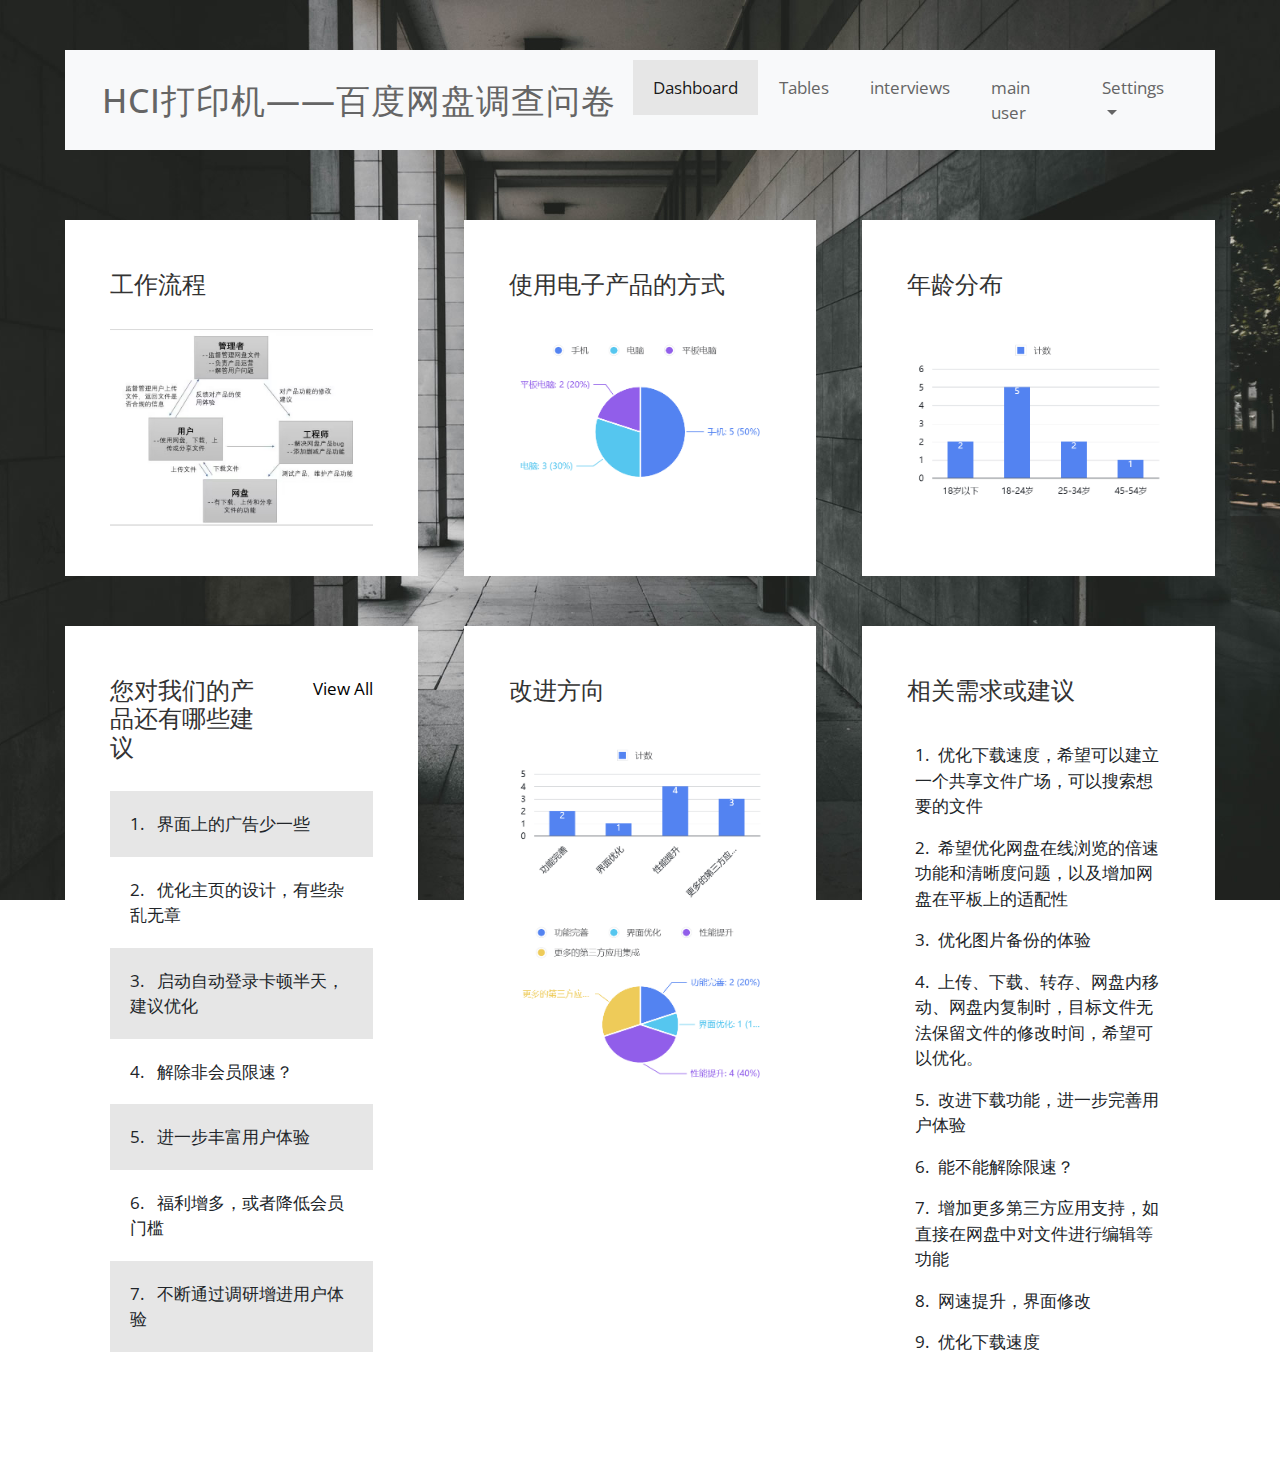
<file: index.html>
<!DOCTYPE html>
<html lang="en">

<head>
    <meta charset="UTF-8">
    <meta name="viewport" content="width=device-width, initial-scale=1.0">
    <meta http-equiv="X-UA-Compatible" content="ie=edge">
    <title>Dashboard Admin Template by Tooplate.com</title>
    <!--

    Template 2108 Dashboard

	http://www.tooplate.com/view/2108-dashboard

    -->
    <link rel="stylesheet" href="https://fonts.googleapis.com/css?family=Open+Sans:300,400,600">
    <!-- https://fonts.google.com/specimen/Open+Sans -->
    <link rel="stylesheet" href="css/fontawesome.min.css">
    <!-- https://fontawesome.com/ -->
    <link rel="stylesheet" href="css/fullcalendar.min.css">
    <!-- https://fullcalendar.io/ -->
    <link rel="stylesheet" href="css/bootstrap.min.css">
    <!-- https://getbootstrap.com/ -->
    <link rel="stylesheet" href="css/tooplate.css">
</head>

<body id="reportsPage">
    <div class="" id="home">
        <div class="container">
            <div class="row">
                <div class="col-12">
                    <nav class="navbar navbar-expand-xl navbar-light bg-light">
                        <a class="navbar-brand" href="#">
                            <h1 class="tm-site-title mb-0">HCI打印机——百度网盘调查问卷</h1>
                        </a>
                        <button class="navbar-toggler ml-auto mr-0" type="button" data-toggle="collapse" data-target="#navbarSupportedContent" aria-controls="navbarSupportedContent"
                            aria-expanded="false" aria-label="Toggle navigation">
                            <span class="navbar-toggler-icon"></span>
                        </button>

                        <div class="collapse navbar-collapse" id="navbarSupportedContent">
                            <ul class="navbar-nav mx-auto">
                                <li class="nav-item">
                                    <a class="nav-link active" href="#">Dashboard
                                        <span class="sr-only">(current)</span>
                                    </a>
                                </li>
                                
                                <li class="nav-item">
                                    <a class="nav-link" href="products.html">Tables</a>
                                </li>
                                <li class="nav-item">
                                    <a class="nav-link" href="interview.html">interviews</a>
                                </li>
                                <li class="nav-item">
                                    <a class="nav-link" href="main_user.html">main user</a>
                                </li>
                                <li class="nav-item dropdown">
                                    <a class="nav-link dropdown-toggle" href="#" id="navbarDropdown" role="button" data-toggle="dropdown" aria-haspopup="true"
                                        aria-expanded="false">
                                        Settings
                                    </a>
                                    <div class="dropdown-menu" aria-labelledby="navbarDropdown">
                                        <a class="dropdown-item" href="#">Profile</a>
                                        <a class="dropdown-item" href="#">Billing</a>
                                        <a class="dropdown-item" href="#">Customize</a>
                                    </div>
                                </li>
                            </ul>
                        </div>
                    </nav>
                </div>
            </div>
            <!-- row -->
            <div class="row tm-content-row tm-mt-big">
                <div class="tm-col tm-col-small">
                    <div class="bg-white tm-block h-100">
                        <h2 class="tm-block-title">工作流程</h2>
                        <img src = "img/liuc.jpg" alt = "Image" class="img-fluid tm-img-post">
                    </div>
                </div>
                <div class="tm-col tm-col-small">
                    <div class="bg-white tm-block h-100">
                        <h2 class="tm-block-title">使用电子产品的方式</h2>
                        <img src = "img/electric.png" alt = "Image" class="img-fluid tm-img-post">
                    </div>
                </div>
                <div class="tm-col tm-col-small">
                    <div class="bg-white tm-block h-100">
                        <h2 class="tm-block-title">年龄分布</h2>
                        <img src = "img/age.png" alt = "Image" class="img-fluid tm-img-post">
                    </div>
                </div>

                <div class="tm-col tm-col-small">
                    <div class="bg-white tm-block h-100">
                        <div class="row">
                            <div class="col-8">
                                <h2 class="tm-block-title d-inline-block">您对我们的产品还有哪些建议</h2>

                            </div>
                            <div class="col-4 text-right">
                                <a href="products.html" class="tm-link-black">View All</a>
                            </div>
                        </div>
                        <ol class="tm-list-group tm-list-group-alternate-color tm-list-group-pad-big">
                            <li class="tm-list-group-item">
                                界面上的广告少一些
                            </li>
                            <li class="tm-list-group-item">
                                优化主页的设计，有些杂乱无章
                            </li>
                            <li class="tm-list-group-item">
                                启动自动登录卡顿半天，建议优化
                            </li>
                            <li class="tm-list-group-item">
                                解除非会员限速？
                            </li>
                            <li class="tm-list-group-item">
                                进一步丰富用户体验
                            </li>
                            <li class="tm-list-group-item">
                                福利增多，或者降低会员门槛
                            </li>
                            <li class="tm-list-group-item">
                                不断通过调研增进用户体验
                            </li>
                        </ol>
                    </div>
                </div>
                <div class="tm-col tm-col-small">
                    <div class="bg-white tm-block h-100">
                        <h2 class="tm-block-title">改进方向</h2>
                        <img src = "img/improve2.png" alt = "Image" class="img-fluid tm-img-post">
                        <img src = "img/improve.png" alt = "Image" class="img-fluid tm-img-post">
                    </div>
                </div>
                <div class="tm-col tm-col-small">
                    <div class="bg-white tm-block h-100">
                        <h2 class="tm-block-title">相关需求或建议</h2>
                        <ol class="tm-list-group">
                            <li class="tm-list-group-item">优化下载速度，希望可以建立一个共享文件广场，可以搜索想要的文件</li>
                            <li class="tm-list-group-item">希望优化网盘在线浏览的倍速功能和清晰度问题，以及增加网盘在平板上的适配性</li>
                            <li class="tm-list-group-item">优化图片备份的体验</li>
                            <li class="tm-list-group-item">上传、下载、转存、网盘内移动、网盘内复制时，目标文件无法保留文件的修改时间，希望可以优化。</li>
                            
                            <li class="tm-list-group-item">改进下载功能，进一步完善用户体验</li>
                            <li class="tm-list-group-item">能不能解除限速？</li>
                            <li class="tm-list-group-item">增加更多第三方应用支持，如直接在网盘中对文件进行编辑等功能</li>
                            <li class="tm-list-group-item">网速提升，界面修改</li>
                            <li class="tm-list-group-item">优化下载速度</li>
                        </ol>
                    </div>
                </div>
            </div>
        </div>
    </div>
    <script src="js/jquery-3.3.1.min.js"></script>
    <!-- https://jquery.com/download/ -->
    <script src="js/moment.min.js"></script>
    <!-- https://momentjs.com/ -->
    <script src="js/utils.js"></script>
    <script src="js/Chart.min.js"></script>
    <!-- http://www.chartjs.org/docs/latest/ -->
    <script src="js/fullcalendar.min.js"></script>
    <!-- https://fullcalendar.io/ -->
    <script src="js/bootstrap.min.js"></script>
    <!-- https://getbootstrap.com/ -->
    <script src="js/tooplate-scripts.js"></script>
    <script>
        let ctxLine,
            ctxBar,
            ctxPie,
            optionsLine,
            optionsBar,
            optionsPie,
            configLine,
            configBar,
            configPie,
            lineChart;
        barChart, pieChart;
        // DOM is ready
        $(function () {
            updateChartOptions();
            drawLineChart(); // Line Chart
            drawBarChart(); // Bar Chart
            drawPieChart(); // Pie Chart
            drawCalendar(); // Calendar

            $(window).resize(function () {
                updateChartOptions();
                updateLineChart();
                updateBarChart();
                reloadPage();
            });
        })
    </script>
</body>
</html>
</file>
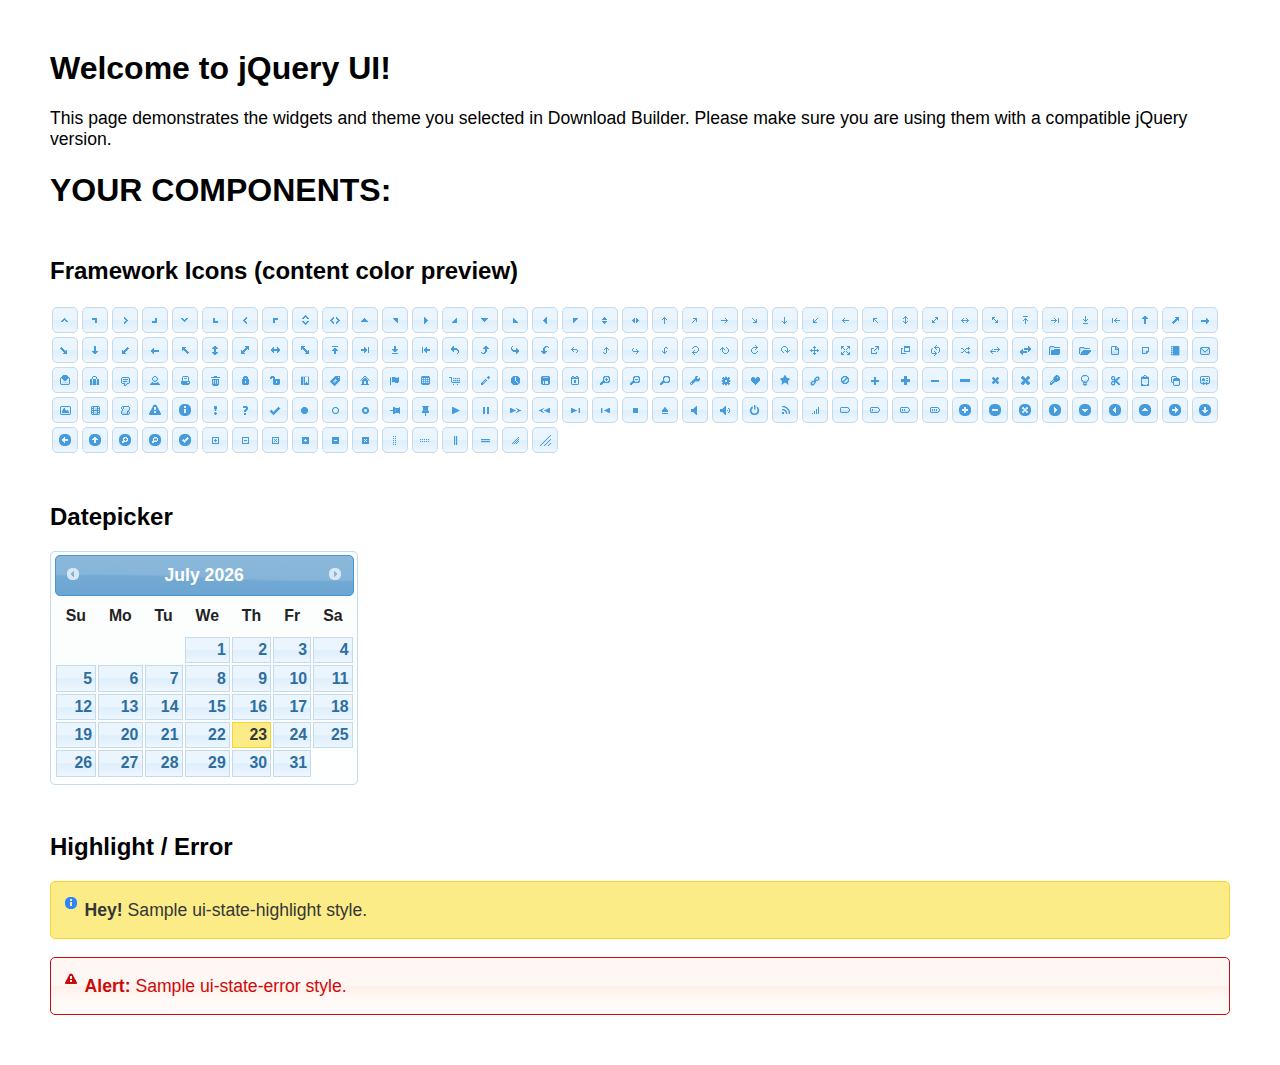
<file: jquery-ui-datepicker/index.html>
<!doctype html>
<html lang="us">
<head>
	<meta charset="utf-8">
	<title>jQuery UI Example Page</title>
	<link href="jquery-ui.css" rel="stylesheet">
	<style>
	body{
		font-family: "Trebuchet MS", sans-serif;
		margin: 50px;
	}
	.demoHeaders {
		margin-top: 2em;
	}
	#dialog-link {
		padding: .4em 1em .4em 20px;
		text-decoration: none;
		position: relative;
	}
	#dialog-link span.ui-icon {
		margin: 0 5px 0 0;
		position: absolute;
		left: .2em;
		top: 50%;
		margin-top: -8px;
	}
	#icons {
		margin: 0;
		padding: 0;
	}
	#icons li {
		margin: 2px;
		position: relative;
		padding: 4px 0;
		cursor: pointer;
		float: left;
		list-style: none;
	}
	#icons span.ui-icon {
		float: left;
		margin: 0 4px;
	}
	.fakewindowcontain .ui-widget-overlay {
		position: absolute;
	}
	select {
		width: 200px;
	}
	</style>
</head>
<body>

<h1>Welcome to jQuery UI!</h1>

<div class="ui-widget">
	<p>This page demonstrates the widgets and theme you selected in Download Builder. Please make sure you are using them with a compatible jQuery version.</p>
</div>

<h1>YOUR COMPONENTS:</h1>
















<h2 class="demoHeaders">Framework Icons (content color preview)</h2>
<ul id="icons" class="ui-widget ui-helper-clearfix">
	<li class="ui-state-default ui-corner-all" title=".ui-icon-caret-1-n"><span class="ui-icon ui-icon-caret-1-n"></span></li>
	<li class="ui-state-default ui-corner-all" title=".ui-icon-caret-1-ne"><span class="ui-icon ui-icon-caret-1-ne"></span></li>
	<li class="ui-state-default ui-corner-all" title=".ui-icon-caret-1-e"><span class="ui-icon ui-icon-caret-1-e"></span></li>
	<li class="ui-state-default ui-corner-all" title=".ui-icon-caret-1-se"><span class="ui-icon ui-icon-caret-1-se"></span></li>
	<li class="ui-state-default ui-corner-all" title=".ui-icon-caret-1-s"><span class="ui-icon ui-icon-caret-1-s"></span></li>
	<li class="ui-state-default ui-corner-all" title=".ui-icon-caret-1-sw"><span class="ui-icon ui-icon-caret-1-sw"></span></li>
	<li class="ui-state-default ui-corner-all" title=".ui-icon-caret-1-w"><span class="ui-icon ui-icon-caret-1-w"></span></li>
	<li class="ui-state-default ui-corner-all" title=".ui-icon-caret-1-nw"><span class="ui-icon ui-icon-caret-1-nw"></span></li>
	<li class="ui-state-default ui-corner-all" title=".ui-icon-caret-2-n-s"><span class="ui-icon ui-icon-caret-2-n-s"></span></li>
	<li class="ui-state-default ui-corner-all" title=".ui-icon-caret-2-e-w"><span class="ui-icon ui-icon-caret-2-e-w"></span></li>
	<li class="ui-state-default ui-corner-all" title=".ui-icon-triangle-1-n"><span class="ui-icon ui-icon-triangle-1-n"></span></li>
	<li class="ui-state-default ui-corner-all" title=".ui-icon-triangle-1-ne"><span class="ui-icon ui-icon-triangle-1-ne"></span></li>
	<li class="ui-state-default ui-corner-all" title=".ui-icon-triangle-1-e"><span class="ui-icon ui-icon-triangle-1-e"></span></li>
	<li class="ui-state-default ui-corner-all" title=".ui-icon-triangle-1-se"><span class="ui-icon ui-icon-triangle-1-se"></span></li>
	<li class="ui-state-default ui-corner-all" title=".ui-icon-triangle-1-s"><span class="ui-icon ui-icon-triangle-1-s"></span></li>
	<li class="ui-state-default ui-corner-all" title=".ui-icon-triangle-1-sw"><span class="ui-icon ui-icon-triangle-1-sw"></span></li>
	<li class="ui-state-default ui-corner-all" title=".ui-icon-triangle-1-w"><span class="ui-icon ui-icon-triangle-1-w"></span></li>
	<li class="ui-state-default ui-corner-all" title=".ui-icon-triangle-1-nw"><span class="ui-icon ui-icon-triangle-1-nw"></span></li>
	<li class="ui-state-default ui-corner-all" title=".ui-icon-triangle-2-n-s"><span class="ui-icon ui-icon-triangle-2-n-s"></span></li>
	<li class="ui-state-default ui-corner-all" title=".ui-icon-triangle-2-e-w"><span class="ui-icon ui-icon-triangle-2-e-w"></span></li>
	<li class="ui-state-default ui-corner-all" title=".ui-icon-arrow-1-n"><span class="ui-icon ui-icon-arrow-1-n"></span></li>
	<li class="ui-state-default ui-corner-all" title=".ui-icon-arrow-1-ne"><span class="ui-icon ui-icon-arrow-1-ne"></span></li>
	<li class="ui-state-default ui-corner-all" title=".ui-icon-arrow-1-e"><span class="ui-icon ui-icon-arrow-1-e"></span></li>
	<li class="ui-state-default ui-corner-all" title=".ui-icon-arrow-1-se"><span class="ui-icon ui-icon-arrow-1-se"></span></li>
	<li class="ui-state-default ui-corner-all" title=".ui-icon-arrow-1-s"><span class="ui-icon ui-icon-arrow-1-s"></span></li>
	<li class="ui-state-default ui-corner-all" title=".ui-icon-arrow-1-sw"><span class="ui-icon ui-icon-arrow-1-sw"></span></li>
	<li class="ui-state-default ui-corner-all" title=".ui-icon-arrow-1-w"><span class="ui-icon ui-icon-arrow-1-w"></span></li>
	<li class="ui-state-default ui-corner-all" title=".ui-icon-arrow-1-nw"><span class="ui-icon ui-icon-arrow-1-nw"></span></li>
	<li class="ui-state-default ui-corner-all" title=".ui-icon-arrow-2-n-s"><span class="ui-icon ui-icon-arrow-2-n-s"></span></li>
	<li class="ui-state-default ui-corner-all" title=".ui-icon-arrow-2-ne-sw"><span class="ui-icon ui-icon-arrow-2-ne-sw"></span></li>
	<li class="ui-state-default ui-corner-all" title=".ui-icon-arrow-2-e-w"><span class="ui-icon ui-icon-arrow-2-e-w"></span></li>
	<li class="ui-state-default ui-corner-all" title=".ui-icon-arrow-2-se-nw"><span class="ui-icon ui-icon-arrow-2-se-nw"></span></li>
	<li class="ui-state-default ui-corner-all" title=".ui-icon-arrowstop-1-n"><span class="ui-icon ui-icon-arrowstop-1-n"></span></li>
	<li class="ui-state-default ui-corner-all" title=".ui-icon-arrowstop-1-e"><span class="ui-icon ui-icon-arrowstop-1-e"></span></li>
	<li class="ui-state-default ui-corner-all" title=".ui-icon-arrowstop-1-s"><span class="ui-icon ui-icon-arrowstop-1-s"></span></li>
	<li class="ui-state-default ui-corner-all" title=".ui-icon-arrowstop-1-w"><span class="ui-icon ui-icon-arrowstop-1-w"></span></li>
	<li class="ui-state-default ui-corner-all" title=".ui-icon-arrowthick-1-n"><span class="ui-icon ui-icon-arrowthick-1-n"></span></li>
	<li class="ui-state-default ui-corner-all" title=".ui-icon-arrowthick-1-ne"><span class="ui-icon ui-icon-arrowthick-1-ne"></span></li>
	<li class="ui-state-default ui-corner-all" title=".ui-icon-arrowthick-1-e"><span class="ui-icon ui-icon-arrowthick-1-e"></span></li>
	<li class="ui-state-default ui-corner-all" title=".ui-icon-arrowthick-1-se"><span class="ui-icon ui-icon-arrowthick-1-se"></span></li>
	<li class="ui-state-default ui-corner-all" title=".ui-icon-arrowthick-1-s"><span class="ui-icon ui-icon-arrowthick-1-s"></span></li>
	<li class="ui-state-default ui-corner-all" title=".ui-icon-arrowthick-1-sw"><span class="ui-icon ui-icon-arrowthick-1-sw"></span></li>
	<li class="ui-state-default ui-corner-all" title=".ui-icon-arrowthick-1-w"><span class="ui-icon ui-icon-arrowthick-1-w"></span></li>
	<li class="ui-state-default ui-corner-all" title=".ui-icon-arrowthick-1-nw"><span class="ui-icon ui-icon-arrowthick-1-nw"></span></li>
	<li class="ui-state-default ui-corner-all" title=".ui-icon-arrowthick-2-n-s"><span class="ui-icon ui-icon-arrowthick-2-n-s"></span></li>
	<li class="ui-state-default ui-corner-all" title=".ui-icon-arrowthick-2-ne-sw"><span class="ui-icon ui-icon-arrowthick-2-ne-sw"></span></li>
	<li class="ui-state-default ui-corner-all" title=".ui-icon-arrowthick-2-e-w"><span class="ui-icon ui-icon-arrowthick-2-e-w"></span></li>
	<li class="ui-state-default ui-corner-all" title=".ui-icon-arrowthick-2-se-nw"><span class="ui-icon ui-icon-arrowthick-2-se-nw"></span></li>
	<li class="ui-state-default ui-corner-all" title=".ui-icon-arrowthickstop-1-n"><span class="ui-icon ui-icon-arrowthickstop-1-n"></span></li>
	<li class="ui-state-default ui-corner-all" title=".ui-icon-arrowthickstop-1-e"><span class="ui-icon ui-icon-arrowthickstop-1-e"></span></li>
	<li class="ui-state-default ui-corner-all" title=".ui-icon-arrowthickstop-1-s"><span class="ui-icon ui-icon-arrowthickstop-1-s"></span></li>
	<li class="ui-state-default ui-corner-all" title=".ui-icon-arrowthickstop-1-w"><span class="ui-icon ui-icon-arrowthickstop-1-w"></span></li>
	<li class="ui-state-default ui-corner-all" title=".ui-icon-arrowreturnthick-1-w"><span class="ui-icon ui-icon-arrowreturnthick-1-w"></span></li>
	<li class="ui-state-default ui-corner-all" title=".ui-icon-arrowreturnthick-1-n"><span class="ui-icon ui-icon-arrowreturnthick-1-n"></span></li>
	<li class="ui-state-default ui-corner-all" title=".ui-icon-arrowreturnthick-1-e"><span class="ui-icon ui-icon-arrowreturnthick-1-e"></span></li>
	<li class="ui-state-default ui-corner-all" title=".ui-icon-arrowreturnthick-1-s"><span class="ui-icon ui-icon-arrowreturnthick-1-s"></span></li>
	<li class="ui-state-default ui-corner-all" title=".ui-icon-arrowreturn-1-w"><span class="ui-icon ui-icon-arrowreturn-1-w"></span></li>
	<li class="ui-state-default ui-corner-all" title=".ui-icon-arrowreturn-1-n"><span class="ui-icon ui-icon-arrowreturn-1-n"></span></li>
	<li class="ui-state-default ui-corner-all" title=".ui-icon-arrowreturn-1-e"><span class="ui-icon ui-icon-arrowreturn-1-e"></span></li>
	<li class="ui-state-default ui-corner-all" title=".ui-icon-arrowreturn-1-s"><span class="ui-icon ui-icon-arrowreturn-1-s"></span></li>
	<li class="ui-state-default ui-corner-all" title=".ui-icon-arrowrefresh-1-w"><span class="ui-icon ui-icon-arrowrefresh-1-w"></span></li>
	<li class="ui-state-default ui-corner-all" title=".ui-icon-arrowrefresh-1-n"><span class="ui-icon ui-icon-arrowrefresh-1-n"></span></li>
	<li class="ui-state-default ui-corner-all" title=".ui-icon-arrowrefresh-1-e"><span class="ui-icon ui-icon-arrowrefresh-1-e"></span></li>
	<li class="ui-state-default ui-corner-all" title=".ui-icon-arrowrefresh-1-s"><span class="ui-icon ui-icon-arrowrefresh-1-s"></span></li>
	<li class="ui-state-default ui-corner-all" title=".ui-icon-arrow-4"><span class="ui-icon ui-icon-arrow-4"></span></li>
	<li class="ui-state-default ui-corner-all" title=".ui-icon-arrow-4-diag"><span class="ui-icon ui-icon-arrow-4-diag"></span></li>
	<li class="ui-state-default ui-corner-all" title=".ui-icon-extlink"><span class="ui-icon ui-icon-extlink"></span></li>
	<li class="ui-state-default ui-corner-all" title=".ui-icon-newwin"><span class="ui-icon ui-icon-newwin"></span></li>
	<li class="ui-state-default ui-corner-all" title=".ui-icon-refresh"><span class="ui-icon ui-icon-refresh"></span></li>
	<li class="ui-state-default ui-corner-all" title=".ui-icon-shuffle"><span class="ui-icon ui-icon-shuffle"></span></li>
	<li class="ui-state-default ui-corner-all" title=".ui-icon-transfer-e-w"><span class="ui-icon ui-icon-transfer-e-w"></span></li>
	<li class="ui-state-default ui-corner-all" title=".ui-icon-transferthick-e-w"><span class="ui-icon ui-icon-transferthick-e-w"></span></li>
	<li class="ui-state-default ui-corner-all" title=".ui-icon-folder-collapsed"><span class="ui-icon ui-icon-folder-collapsed"></span></li>
	<li class="ui-state-default ui-corner-all" title=".ui-icon-folder-open"><span class="ui-icon ui-icon-folder-open"></span></li>
	<li class="ui-state-default ui-corner-all" title=".ui-icon-document"><span class="ui-icon ui-icon-document"></span></li>
	<li class="ui-state-default ui-corner-all" title=".ui-icon-document-b"><span class="ui-icon ui-icon-document-b"></span></li>
	<li class="ui-state-default ui-corner-all" title=".ui-icon-note"><span class="ui-icon ui-icon-note"></span></li>
	<li class="ui-state-default ui-corner-all" title=".ui-icon-mail-closed"><span class="ui-icon ui-icon-mail-closed"></span></li>
	<li class="ui-state-default ui-corner-all" title=".ui-icon-mail-open"><span class="ui-icon ui-icon-mail-open"></span></li>
	<li class="ui-state-default ui-corner-all" title=".ui-icon-suitcase"><span class="ui-icon ui-icon-suitcase"></span></li>
	<li class="ui-state-default ui-corner-all" title=".ui-icon-comment"><span class="ui-icon ui-icon-comment"></span></li>
	<li class="ui-state-default ui-corner-all" title=".ui-icon-person"><span class="ui-icon ui-icon-person"></span></li>
	<li class="ui-state-default ui-corner-all" title=".ui-icon-print"><span class="ui-icon ui-icon-print"></span></li>
	<li class="ui-state-default ui-corner-all" title=".ui-icon-trash"><span class="ui-icon ui-icon-trash"></span></li>
	<li class="ui-state-default ui-corner-all" title=".ui-icon-locked"><span class="ui-icon ui-icon-locked"></span></li>
	<li class="ui-state-default ui-corner-all" title=".ui-icon-unlocked"><span class="ui-icon ui-icon-unlocked"></span></li>
	<li class="ui-state-default ui-corner-all" title=".ui-icon-bookmark"><span class="ui-icon ui-icon-bookmark"></span></li>
	<li class="ui-state-default ui-corner-all" title=".ui-icon-tag"><span class="ui-icon ui-icon-tag"></span></li>
	<li class="ui-state-default ui-corner-all" title=".ui-icon-home"><span class="ui-icon ui-icon-home"></span></li>
	<li class="ui-state-default ui-corner-all" title=".ui-icon-flag"><span class="ui-icon ui-icon-flag"></span></li>
	<li class="ui-state-default ui-corner-all" title=".ui-icon-calculator"><span class="ui-icon ui-icon-calculator"></span></li>
	<li class="ui-state-default ui-corner-all" title=".ui-icon-cart"><span class="ui-icon ui-icon-cart"></span></li>
	<li class="ui-state-default ui-corner-all" title=".ui-icon-pencil"><span class="ui-icon ui-icon-pencil"></span></li>
	<li class="ui-state-default ui-corner-all" title=".ui-icon-clock"><span class="ui-icon ui-icon-clock"></span></li>
	<li class="ui-state-default ui-corner-all" title=".ui-icon-disk"><span class="ui-icon ui-icon-disk"></span></li>
	<li class="ui-state-default ui-corner-all" title=".ui-icon-calendar"><span class="ui-icon ui-icon-calendar"></span></li>
	<li class="ui-state-default ui-corner-all" title=".ui-icon-zoomin"><span class="ui-icon ui-icon-zoomin"></span></li>
	<li class="ui-state-default ui-corner-all" title=".ui-icon-zoomout"><span class="ui-icon ui-icon-zoomout"></span></li>
	<li class="ui-state-default ui-corner-all" title=".ui-icon-search"><span class="ui-icon ui-icon-search"></span></li>
	<li class="ui-state-default ui-corner-all" title=".ui-icon-wrench"><span class="ui-icon ui-icon-wrench"></span></li>
	<li class="ui-state-default ui-corner-all" title=".ui-icon-gear"><span class="ui-icon ui-icon-gear"></span></li>
	<li class="ui-state-default ui-corner-all" title=".ui-icon-heart"><span class="ui-icon ui-icon-heart"></span></li>
	<li class="ui-state-default ui-corner-all" title=".ui-icon-star"><span class="ui-icon ui-icon-star"></span></li>
	<li class="ui-state-default ui-corner-all" title=".ui-icon-link"><span class="ui-icon ui-icon-link"></span></li>
	<li class="ui-state-default ui-corner-all" title=".ui-icon-cancel"><span class="ui-icon ui-icon-cancel"></span></li>
	<li class="ui-state-default ui-corner-all" title=".ui-icon-plus"><span class="ui-icon ui-icon-plus"></span></li>
	<li class="ui-state-default ui-corner-all" title=".ui-icon-plusthick"><span class="ui-icon ui-icon-plusthick"></span></li>
	<li class="ui-state-default ui-corner-all" title=".ui-icon-minus"><span class="ui-icon ui-icon-minus"></span></li>
	<li class="ui-state-default ui-corner-all" title=".ui-icon-minusthick"><span class="ui-icon ui-icon-minusthick"></span></li>
	<li class="ui-state-default ui-corner-all" title=".ui-icon-close"><span class="ui-icon ui-icon-close"></span></li>
	<li class="ui-state-default ui-corner-all" title=".ui-icon-closethick"><span class="ui-icon ui-icon-closethick"></span></li>
	<li class="ui-state-default ui-corner-all" title=".ui-icon-key"><span class="ui-icon ui-icon-key"></span></li>
	<li class="ui-state-default ui-corner-all" title=".ui-icon-lightbulb"><span class="ui-icon ui-icon-lightbulb"></span></li>
	<li class="ui-state-default ui-corner-all" title=".ui-icon-scissors"><span class="ui-icon ui-icon-scissors"></span></li>
	<li class="ui-state-default ui-corner-all" title=".ui-icon-clipboard"><span class="ui-icon ui-icon-clipboard"></span></li>
	<li class="ui-state-default ui-corner-all" title=".ui-icon-copy"><span class="ui-icon ui-icon-copy"></span></li>
	<li class="ui-state-default ui-corner-all" title=".ui-icon-contact"><span class="ui-icon ui-icon-contact"></span></li>
	<li class="ui-state-default ui-corner-all" title=".ui-icon-image"><span class="ui-icon ui-icon-image"></span></li>
	<li class="ui-state-default ui-corner-all" title=".ui-icon-video"><span class="ui-icon ui-icon-video"></span></li>
	<li class="ui-state-default ui-corner-all" title=".ui-icon-script"><span class="ui-icon ui-icon-script"></span></li>
	<li class="ui-state-default ui-corner-all" title=".ui-icon-alert"><span class="ui-icon ui-icon-alert"></span></li>
	<li class="ui-state-default ui-corner-all" title=".ui-icon-info"><span class="ui-icon ui-icon-info"></span></li>
	<li class="ui-state-default ui-corner-all" title=".ui-icon-notice"><span class="ui-icon ui-icon-notice"></span></li>
	<li class="ui-state-default ui-corner-all" title=".ui-icon-help"><span class="ui-icon ui-icon-help"></span></li>
	<li class="ui-state-default ui-corner-all" title=".ui-icon-check"><span class="ui-icon ui-icon-check"></span></li>
	<li class="ui-state-default ui-corner-all" title=".ui-icon-bullet"><span class="ui-icon ui-icon-bullet"></span></li>
	<li class="ui-state-default ui-corner-all" title=".ui-icon-radio-off"><span class="ui-icon ui-icon-radio-off"></span></li>
	<li class="ui-state-default ui-corner-all" title=".ui-icon-radio-on"><span class="ui-icon ui-icon-radio-on"></span></li>
	<li class="ui-state-default ui-corner-all" title=".ui-icon-pin-w"><span class="ui-icon ui-icon-pin-w"></span></li>
	<li class="ui-state-default ui-corner-all" title=".ui-icon-pin-s"><span class="ui-icon ui-icon-pin-s"></span></li>
	<li class="ui-state-default ui-corner-all" title=".ui-icon-play"><span class="ui-icon ui-icon-play"></span></li>
	<li class="ui-state-default ui-corner-all" title=".ui-icon-pause"><span class="ui-icon ui-icon-pause"></span></li>
	<li class="ui-state-default ui-corner-all" title=".ui-icon-seek-next"><span class="ui-icon ui-icon-seek-next"></span></li>
	<li class="ui-state-default ui-corner-all" title=".ui-icon-seek-prev"><span class="ui-icon ui-icon-seek-prev"></span></li>
	<li class="ui-state-default ui-corner-all" title=".ui-icon-seek-end"><span class="ui-icon ui-icon-seek-end"></span></li>
	<li class="ui-state-default ui-corner-all" title=".ui-icon-seek-first"><span class="ui-icon ui-icon-seek-first"></span></li>
	<li class="ui-state-default ui-corner-all" title=".ui-icon-stop"><span class="ui-icon ui-icon-stop"></span></li>
	<li class="ui-state-default ui-corner-all" title=".ui-icon-eject"><span class="ui-icon ui-icon-eject"></span></li>
	<li class="ui-state-default ui-corner-all" title=".ui-icon-volume-off"><span class="ui-icon ui-icon-volume-off"></span></li>
	<li class="ui-state-default ui-corner-all" title=".ui-icon-volume-on"><span class="ui-icon ui-icon-volume-on"></span></li>
	<li class="ui-state-default ui-corner-all" title=".ui-icon-power"><span class="ui-icon ui-icon-power"></span></li>
	<li class="ui-state-default ui-corner-all" title=".ui-icon-signal-diag"><span class="ui-icon ui-icon-signal-diag"></span></li>
	<li class="ui-state-default ui-corner-all" title=".ui-icon-signal"><span class="ui-icon ui-icon-signal"></span></li>
	<li class="ui-state-default ui-corner-all" title=".ui-icon-battery-0"><span class="ui-icon ui-icon-battery-0"></span></li>
	<li class="ui-state-default ui-corner-all" title=".ui-icon-battery-1"><span class="ui-icon ui-icon-battery-1"></span></li>
	<li class="ui-state-default ui-corner-all" title=".ui-icon-battery-2"><span class="ui-icon ui-icon-battery-2"></span></li>
	<li class="ui-state-default ui-corner-all" title=".ui-icon-battery-3"><span class="ui-icon ui-icon-battery-3"></span></li>
	<li class="ui-state-default ui-corner-all" title=".ui-icon-circle-plus"><span class="ui-icon ui-icon-circle-plus"></span></li>
	<li class="ui-state-default ui-corner-all" title=".ui-icon-circle-minus"><span class="ui-icon ui-icon-circle-minus"></span></li>
	<li class="ui-state-default ui-corner-all" title=".ui-icon-circle-close"><span class="ui-icon ui-icon-circle-close"></span></li>
	<li class="ui-state-default ui-corner-all" title=".ui-icon-circle-triangle-e"><span class="ui-icon ui-icon-circle-triangle-e"></span></li>
	<li class="ui-state-default ui-corner-all" title=".ui-icon-circle-triangle-s"><span class="ui-icon ui-icon-circle-triangle-s"></span></li>
	<li class="ui-state-default ui-corner-all" title=".ui-icon-circle-triangle-w"><span class="ui-icon ui-icon-circle-triangle-w"></span></li>
	<li class="ui-state-default ui-corner-all" title=".ui-icon-circle-triangle-n"><span class="ui-icon ui-icon-circle-triangle-n"></span></li>
	<li class="ui-state-default ui-corner-all" title=".ui-icon-circle-arrow-e"><span class="ui-icon ui-icon-circle-arrow-e"></span></li>
	<li class="ui-state-default ui-corner-all" title=".ui-icon-circle-arrow-s"><span class="ui-icon ui-icon-circle-arrow-s"></span></li>
	<li class="ui-state-default ui-corner-all" title=".ui-icon-circle-arrow-w"><span class="ui-icon ui-icon-circle-arrow-w"></span></li>
	<li class="ui-state-default ui-corner-all" title=".ui-icon-circle-arrow-n"><span class="ui-icon ui-icon-circle-arrow-n"></span></li>
	<li class="ui-state-default ui-corner-all" title=".ui-icon-circle-zoomin"><span class="ui-icon ui-icon-circle-zoomin"></span></li>
	<li class="ui-state-default ui-corner-all" title=".ui-icon-circle-zoomout"><span class="ui-icon ui-icon-circle-zoomout"></span></li>
	<li class="ui-state-default ui-corner-all" title=".ui-icon-circle-check"><span class="ui-icon ui-icon-circle-check"></span></li>
	<li class="ui-state-default ui-corner-all" title=".ui-icon-circlesmall-plus"><span class="ui-icon ui-icon-circlesmall-plus"></span></li>
	<li class="ui-state-default ui-corner-all" title=".ui-icon-circlesmall-minus"><span class="ui-icon ui-icon-circlesmall-minus"></span></li>
	<li class="ui-state-default ui-corner-all" title=".ui-icon-circlesmall-close"><span class="ui-icon ui-icon-circlesmall-close"></span></li>
	<li class="ui-state-default ui-corner-all" title=".ui-icon-squaresmall-plus"><span class="ui-icon ui-icon-squaresmall-plus"></span></li>
	<li class="ui-state-default ui-corner-all" title=".ui-icon-squaresmall-minus"><span class="ui-icon ui-icon-squaresmall-minus"></span></li>
	<li class="ui-state-default ui-corner-all" title=".ui-icon-squaresmall-close"><span class="ui-icon ui-icon-squaresmall-close"></span></li>
	<li class="ui-state-default ui-corner-all" title=".ui-icon-grip-dotted-vertical"><span class="ui-icon ui-icon-grip-dotted-vertical"></span></li>
	<li class="ui-state-default ui-corner-all" title=".ui-icon-grip-dotted-horizontal"><span class="ui-icon ui-icon-grip-dotted-horizontal"></span></li>
	<li class="ui-state-default ui-corner-all" title=".ui-icon-grip-solid-vertical"><span class="ui-icon ui-icon-grip-solid-vertical"></span></li>
	<li class="ui-state-default ui-corner-all" title=".ui-icon-grip-solid-horizontal"><span class="ui-icon ui-icon-grip-solid-horizontal"></span></li>
	<li class="ui-state-default ui-corner-all" title=".ui-icon-gripsmall-diagonal-se"><span class="ui-icon ui-icon-gripsmall-diagonal-se"></span></li>
	<li class="ui-state-default ui-corner-all" title=".ui-icon-grip-diagonal-se"><span class="ui-icon ui-icon-grip-diagonal-se"></span></li>
</ul>




<!-- Datepicker -->
<h2 class="demoHeaders">Datepicker</h2>
<div id="datepicker"></div>












<!-- Highlight / Error -->
<h2 class="demoHeaders">Highlight / Error</h2>
<div class="ui-widget">
	<div class="ui-state-highlight ui-corner-all" style="margin-top: 20px; padding: 0 .7em;">
		<p><span class="ui-icon ui-icon-info" style="float: left; margin-right: .3em;"></span>
		<strong>Hey!</strong> Sample ui-state-highlight style.</p>
	</div>
</div>
<br>
<div class="ui-widget">
	<div class="ui-state-error ui-corner-all" style="padding: 0 .7em;">
		<p><span class="ui-icon ui-icon-alert" style="float: left; margin-right: .3em;"></span>
		<strong>Alert:</strong> Sample ui-state-error style.</p>
	</div>
</div>

<script src="external/jquery/jquery.js"></script>
<script src="jquery-ui.js"></script>
<script>















$( "#datepicker" ).datepicker({
	inline: true
});














// Hover states on the static widgets
$( "#dialog-link, #icons li" ).hover(
	function() {
		$( this ).addClass( "ui-state-hover" );
	},
	function() {
		$( this ).removeClass( "ui-state-hover" );
	}
);
</script>
</body>
</html>
</file>
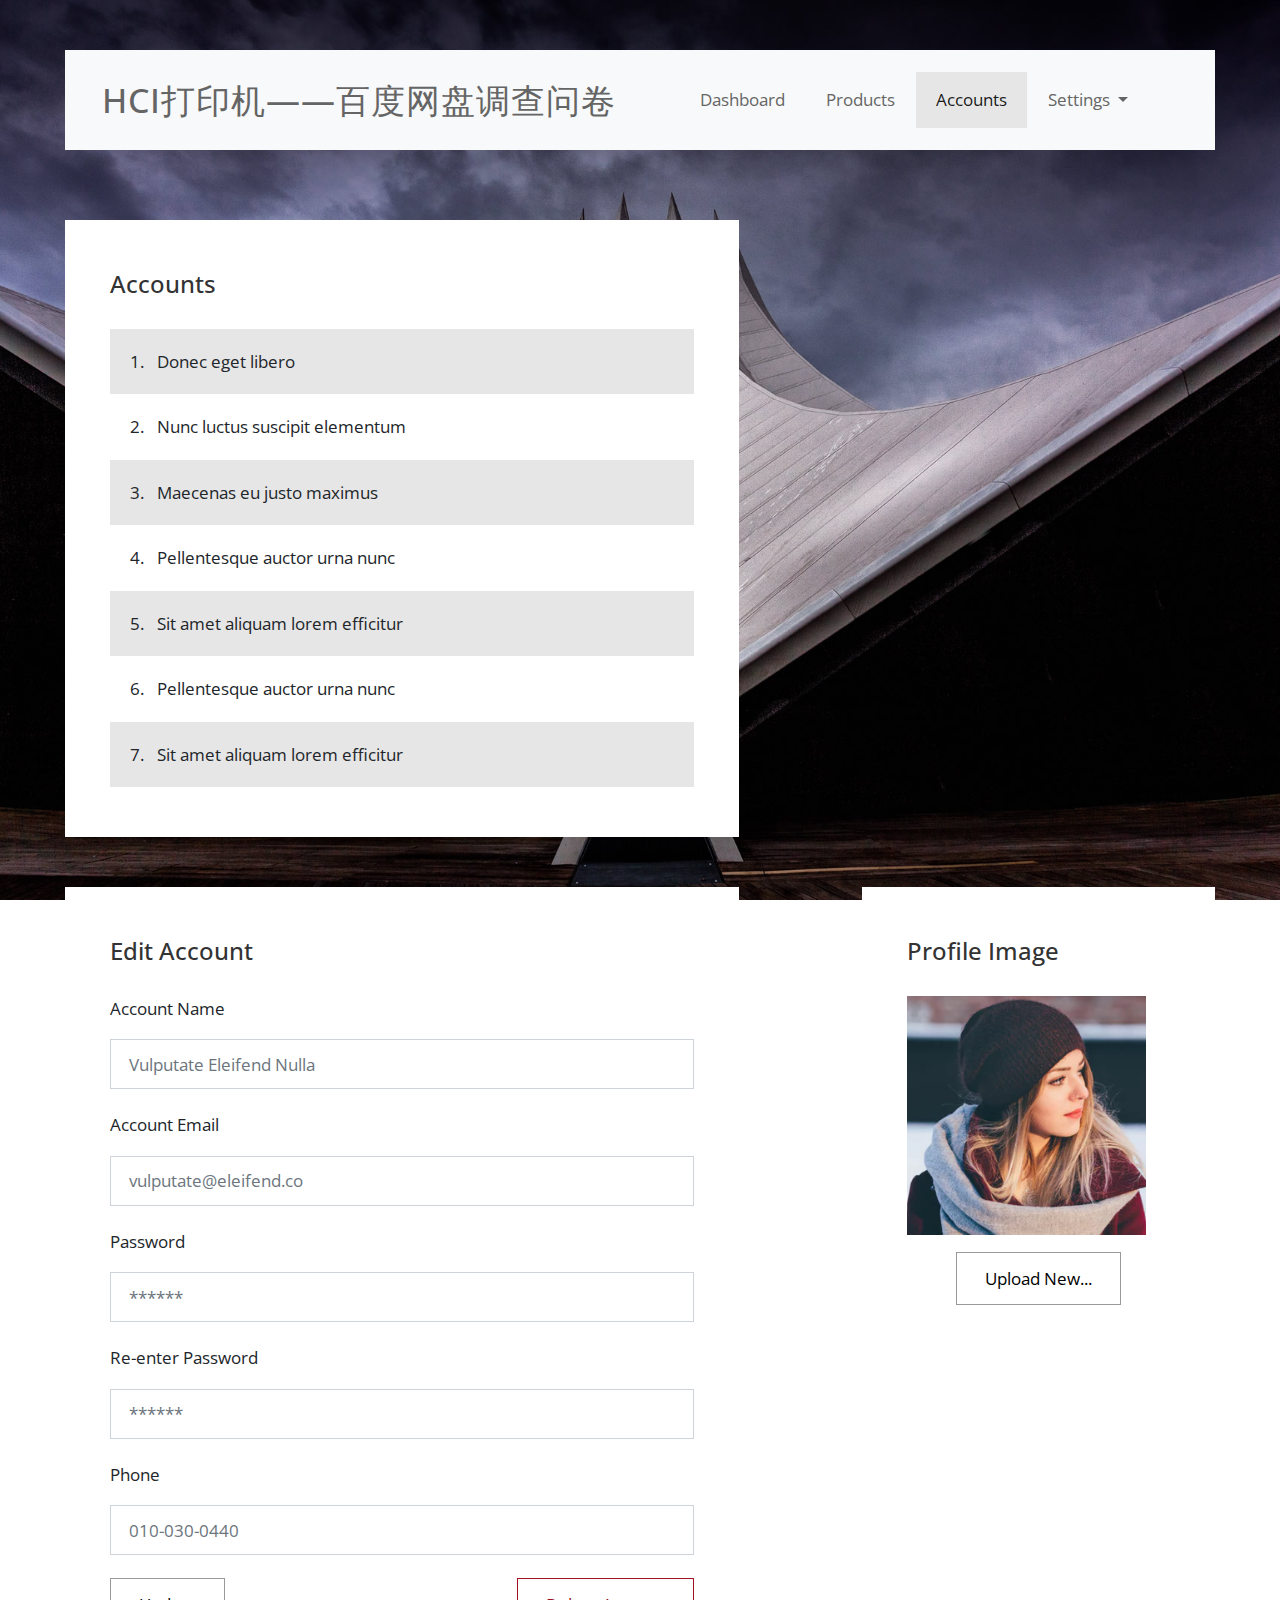
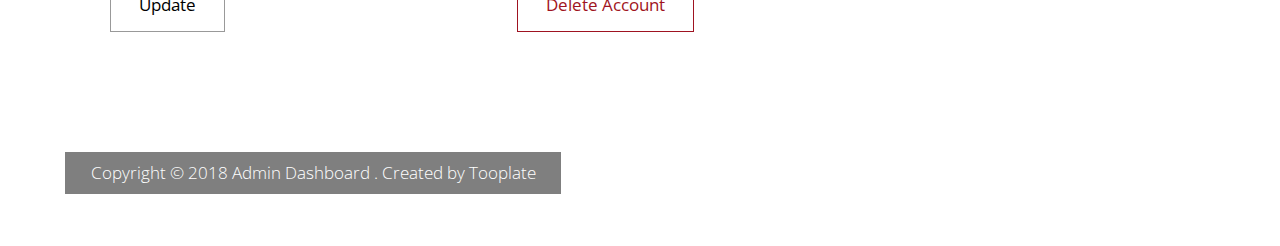
<file: accounts.html>
<!DOCTYPE html>
<html lang="en">

<head>
    <meta charset="UTF-8">
    <meta name="viewport" content="width=device-width, initial-scale=1.0">
    <meta http-equiv="X-UA-Compatible" content="ie=edge">
    <title>Accounts Page - Dashboard Template</title>
    <!--

    Template 2108 Dashboard

	http://www.tooplate.com/view/2108-dashboard

    -->
    <link rel="stylesheet" href="https://fonts.googleapis.com/css?family=Open+Sans:300,400,600">
    <!-- https://fonts.google.com/specimen/Open+Sans -->
    <link rel="stylesheet" href="css/fontawesome.min.css">
    <!-- https://fontawesome.com/ -->
    <link rel="stylesheet" href="css/bootstrap.min.css">
    <!-- https://getbootstrap.com/ -->
    <link rel="stylesheet" href="css/tooplate.css">
</head>

<body class="bg03">
    <div class="container">
        <div class="row">
            <div class="col-12">
                <nav class="navbar navbar-expand-xl navbar-light bg-light">
                    <a class="navbar-brand" href="index.html">
                        <h1 class="tm-site-title mb-0">HCI打印机——百度网盘调查问卷</h1>
                    </a>
                    <button class="navbar-toggler ml-auto mr-0" type="button" data-toggle="collapse" data-target="#navbarSupportedContent" aria-controls="navbarSupportedContent"
                        aria-expanded="false" aria-label="Toggle navigation">
                        <span class="navbar-toggler-icon"></span>
                    </button>

                    <div class="collapse navbar-collapse" id="navbarSupportedContent">
                        <ul class="navbar-nav mx-auto">
                            <li class="nav-item">
                                <a class="nav-link" href="index.html">Dashboard
                                    <span class="sr-only">(current)</span>
                                </a>
                            </li>
                            <li class="nav-item">
                                <a class="nav-link" href="products.html">Products</a>
                            </li>

                            <li class="nav-item active">
                                <a class="nav-link" href="#">Accounts</a>
                            </li>
                            <li class="nav-item dropdown">
                                <a class="nav-link dropdown-toggle" href="#" id="navbarDropdown" role="button" data-toggle="dropdown" aria-haspopup="true"
                                    aria-expanded="false">
                                    Settings
                                </a>
                                <div class="dropdown-menu" aria-labelledby="navbarDropdown">
                                    <a class="dropdown-item" href="#">Profile</a>
                                    <a class="dropdown-item" href="#">Billing</a>
                                    <a class="dropdown-item" href="#">Customize</a>
                                </div>
                            </li>
                        </ul>
                    </div>
                </nav>
            </div>
        </div>
        <!-- row -->
        <div class="row tm-content-row tm-mt-big">
            <div class="tm-col tm-col-big">
                <div class="bg-white tm-block">
                    <div class="row">
                        <div class="col-12">
                            <h2 class="tm-block-title d-inline-block">Accounts</h2>
                        </div>
                    </div>
                    <ol class="tm-list-group tm-list-group-alternate-color tm-list-group-pad-big">
                        <li class="tm-list-group-item">
                            Donec eget libero
                        </li>
                        <li class="tm-list-group-item">
                            Nunc luctus suscipit elementum
                        </li>
                        <li class="tm-list-group-item">
                            Maecenas eu justo maximus
                        </li>
                        <li class="tm-list-group-item">
                            Pellentesque auctor urna nunc
                        </li>
                        <li class="tm-list-group-item">
                            Sit amet aliquam lorem efficitur
                        </li>
                        <li class="tm-list-group-item">
                            Pellentesque auctor urna nunc
                        </li>
                        <li class="tm-list-group-item">
                            Sit amet aliquam lorem efficitur
                        </li>
                    </ol>
                </div>
            </div>
            <div class="tm-col tm-col-big">
                <div class="bg-white tm-block">
                    <div class="row">
                        <div class="col-12">
                            <h2 class="tm-block-title">Edit Account</h2>
                        </div>
                    </div>
                    <div class="row">
                        <div class="col-12">
                            <form action="" class="tm-signup-form">
                                <div class="form-group">
                                    <label for="name">Account Name</label>
                                    <input placeholder="Vulputate Eleifend Nulla" id="name" name="name" type="text" class="form-control validate">
                                </div>
                                <div class="form-group">
                                    <label for="email">Account Email</label>
                                    <input placeholder="vulputate@eleifend.co" id="email" name="email" type="email" class="form-control validate">
                                </div>
                                <div class="form-group">
                                    <label for="password">Password</label>
                                    <input placeholder="******" id="password" name="password" type="password" class="form-control validate">
                                </div>
                                <div class="form-group">
                                    <label for="password2">Re-enter Password</label>
                                    <input placeholder="******" id="password2" name="password2" type="password" class="form-control validate">
                                </div>
                                <div class="form-group">
                                    <label for="phone">Phone</label>
                                    <input placeholder="010-030-0440" id="phone" name="phone" type="tel" class="form-control validate">
                                </div>
                                <div class="row">
                                    <div class="col-12 col-sm-4">
                                        <button type="submit" class="btn btn-primary">Update
                                        </button>
                                    </div>
                                    <div class="col-12 col-sm-8 tm-btn-right">
                                        <button type="submit" class="btn btn-danger">Delete Account
                                        </button>
                                    </div>
                                </div>

                            </form>
                        </div>
                    </div>
                </div>
            </div>
            <div class="tm-col tm-col-small">
                <div class="bg-white tm-block">
                    <h2 class="tm-block-title">Profile Image</h2>
                    <img src="img/profile-image.png" alt="Profile Image" class="img-fluid">
                    <div class="custom-file mt-3 mb-3">
                        <input id="fileInput" type="file" style="display:none;" />
                        <input type="button" class="btn btn-primary d-block mx-xl-auto" value="Upload New..." onclick="document.getElementById('fileInput').click();"
                        />
                    </div>
                </div>
            </div>
        </div>
        <footer class="row tm-mt-small">
            <div class="col-12 font-weight-light">
                <p class="d-inline-block tm-bg-black text-white py-2 px-4">
                    Copyright &copy; 2018 Admin Dashboard . Created by
                    <a rel="nofollow" href="https://www.tooplate.com" class="text-white tm-footer-link">Tooplate</a>
                </p>
            </div>
        </footer>
    </div>

    <script src="js/jquery-3.3.1.min.js"></script>
    <!-- https://jquery.com/download/ -->
    <script src="js/bootstrap.min.js"></script>
    <!-- https://getbootstrap.com/ -->
</body>

</html>
</file>
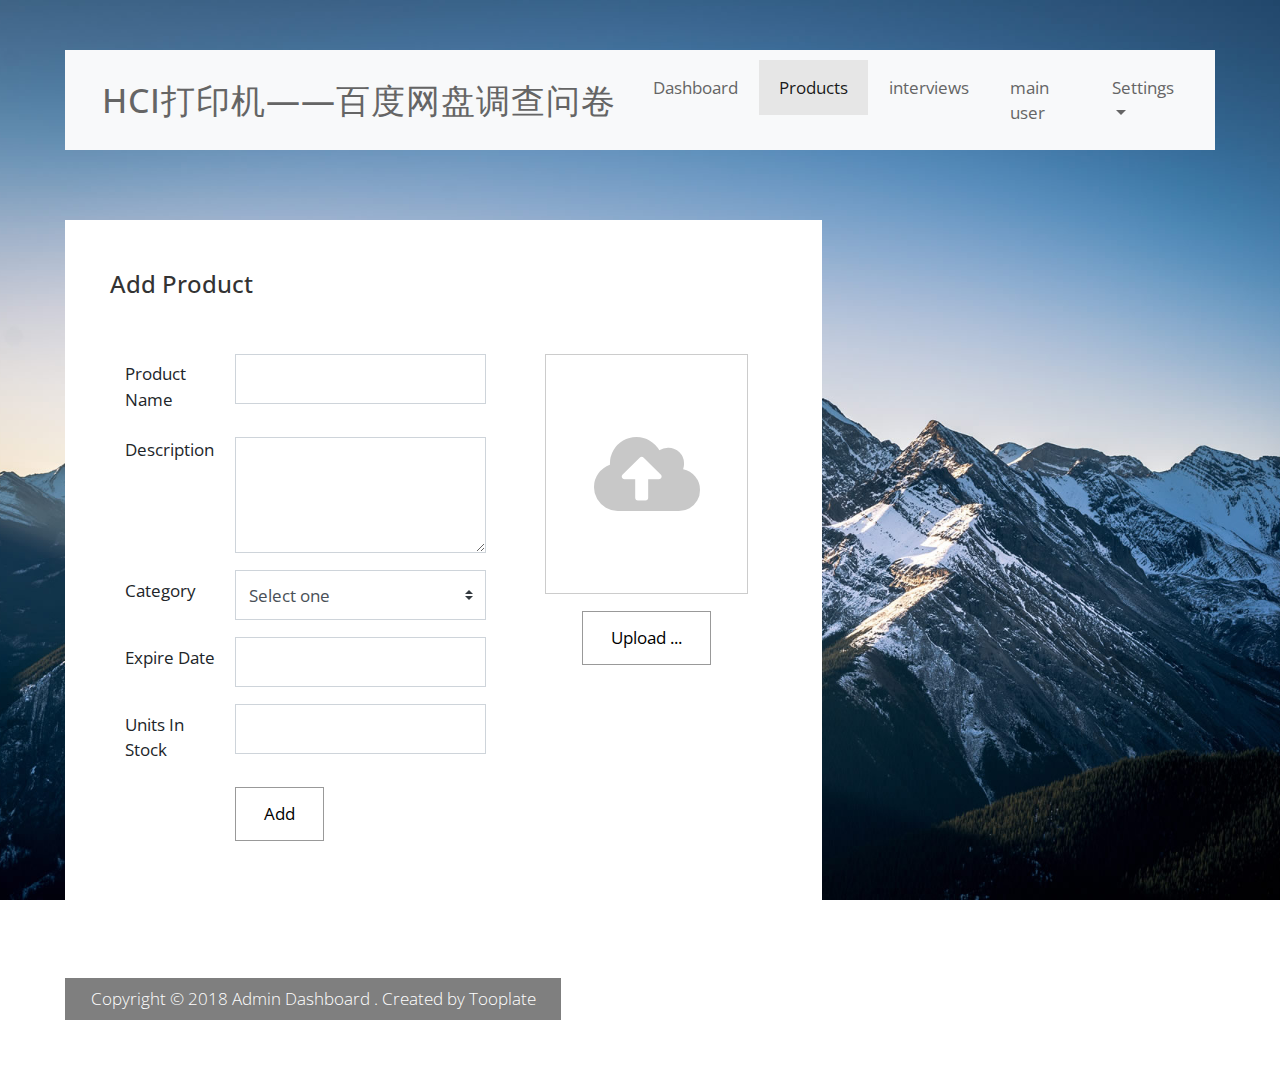
<file: add-product.html>
<!DOCTYPE html>
<html lang="en">

<head>
    <meta charset="UTF-8">
    <meta name="viewport" content="width=device-width, initial-scale=1.0">
    <meta http-equiv="X-UA-Compatible" content="ie=edge">
    <title>Add Product - Dashboard Admin Template</title>
    <!--

    Template 2108 Dashboard

	http://www.tooplate.com/view/2108-dashboard

    -->
    <link rel="stylesheet" href="https://fonts.googleapis.com/css?family=Open+Sans:300,400,600">
    <!-- https://fonts.google.com/specimen/Open+Sans -->
    <link rel="stylesheet" href="css/fontawesome.min.css">
    <!-- https://fontawesome.com/ -->
    <link rel="stylesheet" href="jquery-ui-datepicker/jquery-ui.min.css" type="text/css" />
    <!-- http://api.jqueryui.com/datepicker/ -->
    <link rel="stylesheet" href="css/bootstrap.min.css">
    <!-- https://getbootstrap.com/ -->
    <link rel="stylesheet" href="css/tooplate.css">
</head>

<body class="bg02">
    <div class="container">
        <div class="row">
            <div class="col-12">
                <nav class="navbar navbar-expand-xl navbar-light bg-light">
                    <a class="navbar-brand" href="index.html">
                        <h1 class="tm-site-title mb-0">HCI打印机——百度网盘调查问卷</h1>
                    </a>
                    <button class="navbar-toggler ml-auto mr-0" type="button" data-toggle="collapse" data-target="#navbarSupportedContent" aria-controls="navbarSupportedContent"
                        aria-expanded="false" aria-label="Toggle navigation">
                        <span class="navbar-toggler-icon"></span>
                    </button>

                    <div class="collapse navbar-collapse" id="navbarSupportedContent">
                        <ul class="navbar-nav mx-auto">
                            <li class="nav-item">
                                <a class="nav-link" href="index.html">Dashboard
                                    <span class="sr-only">(current)</span>
                                </a>
                            </li>
                            <li class="nav-item active">
                                <a class="nav-link" href="products.html">Products</a>
                            </li>
                            <li class="nav-item">
                                <a class="nav-link" href="interview.html">interviews</a>
                            </li>
                            <li class="nav-item">
                                <a class="nav-link" href="main_user.html">main user</a>
                            </li>
                            <li class="nav-item dropdown">
                                <a class="nav-link dropdown-toggle" href="#" id="navbarDropdown" role="button" data-toggle="dropdown" aria-haspopup="true"
                                    aria-expanded="false">
                                    Settings
                                </a>
                                <div class="dropdown-menu" aria-labelledby="navbarDropdown">
                                    <a class="dropdown-item" href="#">Profile</a>
                                    <a class="dropdown-item" href="#">Billing</a>
                                    <a class="dropdown-item" href="#">Customize</a>
                                </div>
                            </li>
                        </ul>
                    </div>
                </nav>
            </div>
        </div>
        <!-- row -->
        <div class="row tm-mt-big">
            <div class="col-xl-8 col-lg-10 col-md-12 col-sm-12">
                <div class="bg-white tm-block">
                    <div class="row">
                        <div class="col-12">
                            <h2 class="tm-block-title d-inline-block">Add Product</h2>
                        </div>
                    </div>
                    <div class="row mt-4 tm-edit-product-row">
                        <div class="col-xl-7 col-lg-7 col-md-12">
                            <form action="" class="tm-edit-product-form">
                                <div class="input-group mb-3">
                                    <label for="name" class="col-xl-4 col-lg-4 col-md-4 col-sm-5 col-form-label">Product
                                        Name
                                    </label>
                                    <input id="name" name="name" type="text" class="form-control validate col-xl-9 col-lg-8 col-md-8 col-sm-7">
                                </div>
                                <div class="input-group mb-3">
                                    <label for="description" class="col-xl-4 col-lg-4 col-md-4 col-sm-5 mb-2">Description</label>
                                    <textarea class="form-control validate col-xl-9 col-lg-8 col-md-8 col-sm-7" rows="3" required></textarea>
                                </div>
                                <div class="input-group mb-3">
                                    <label for="category" class="col-xl-4 col-lg-4 col-md-4 col-sm-5 col-form-label">Category</label>
                                    <select class="custom-select col-xl-9 col-lg-8 col-md-8 col-sm-7" id="category">
                                        <option selected>Select one</option>
                                        <option value="1">Cras efficitur lacus</option>
                                        <option value="2">Pellentesque molestie</option>
                                        <option value="3">Sed feugiat nulla</option>
                                    </select>
                                </div>
                                <div class="input-group mb-3">
                                    <label for="expire_date" class="col-xl-4 col-lg-4 col-md-4 col-sm-5 col-form-label">Expire
                                        Date
                                    </label>
                                    <input id="expire_date" name="expire_date" type="text" class="form-control validate col-xl-9 col-lg-8 col-md-8 col-sm-7"
                                        data-large-mode="true">
                                </div>
                                <div class="input-group mb-3">
                                    <label for="stock" class="col-xl-4 col-lg-4 col-md-4 col-sm-5 col-form-label">Units In
                                        Stock
                                    </label>
                                    <input id="stock" name="stock" type="text" class="form-control validate col-xl-9 col-lg-8 col-md-7 col-sm-7">
                                </div>
                                <div class="input-group mb-3">
                                    <div class="ml-auto col-xl-8 col-lg-8 col-md-8 col-sm-7 pl-0">
                                        <button type="submit" class="btn btn-primary">Add
                                        </button>
                                    </div>
                                </div>
                            </form>
                        </div>
                        <div class="col-xl-4 col-lg-4 col-md-12 mx-auto mb-4">
                            <div class="tm-product-img-dummy mx-auto">
                                <i class="fas fa-5x fa-cloud-upload-alt" onclick="document.getElementById('fileInput').click();"></i>
                            </div>
                            <div class="custom-file mt-3 mb-3">
                                <input id="fileInput" type="file" style="display:none;" />
                                <input type="button" class="btn btn-primary d-block mx-auto" value="Upload ..." onclick="document.getElementById('fileInput').click();"
                                />
                            </div>
                        </div>
                    </div>
                </div>
            </div>
        </div>
        <footer class="row tm-mt-big">
            <div class="col-12 font-weight-light">
                <p class="d-inline-block tm-bg-black text-white py-2 px-4">
                    Copyright &copy; 2018 Admin Dashboard . Created by
                    <a rel="nofollow" href="https://www.tooplate.com" class="text-white tm-footer-link">Tooplate</a>
                </p>
            </div>
        </footer>
    </div>

    <script src="js/jquery-3.3.1.min.js"></script>
    <!-- https://jquery.com/download/ -->
    <script src="jquery-ui-datepicker/jquery-ui.min.js"></script>
    <!-- https://jqueryui.com/download/ -->
    <script src="js/bootstrap.min.js"></script>
    <!-- https://getbootstrap.com/ -->
    <script>
        $(function () {
            $('#expire_date').datepicker();
        });
    </script>
</body>

</html>
</file>
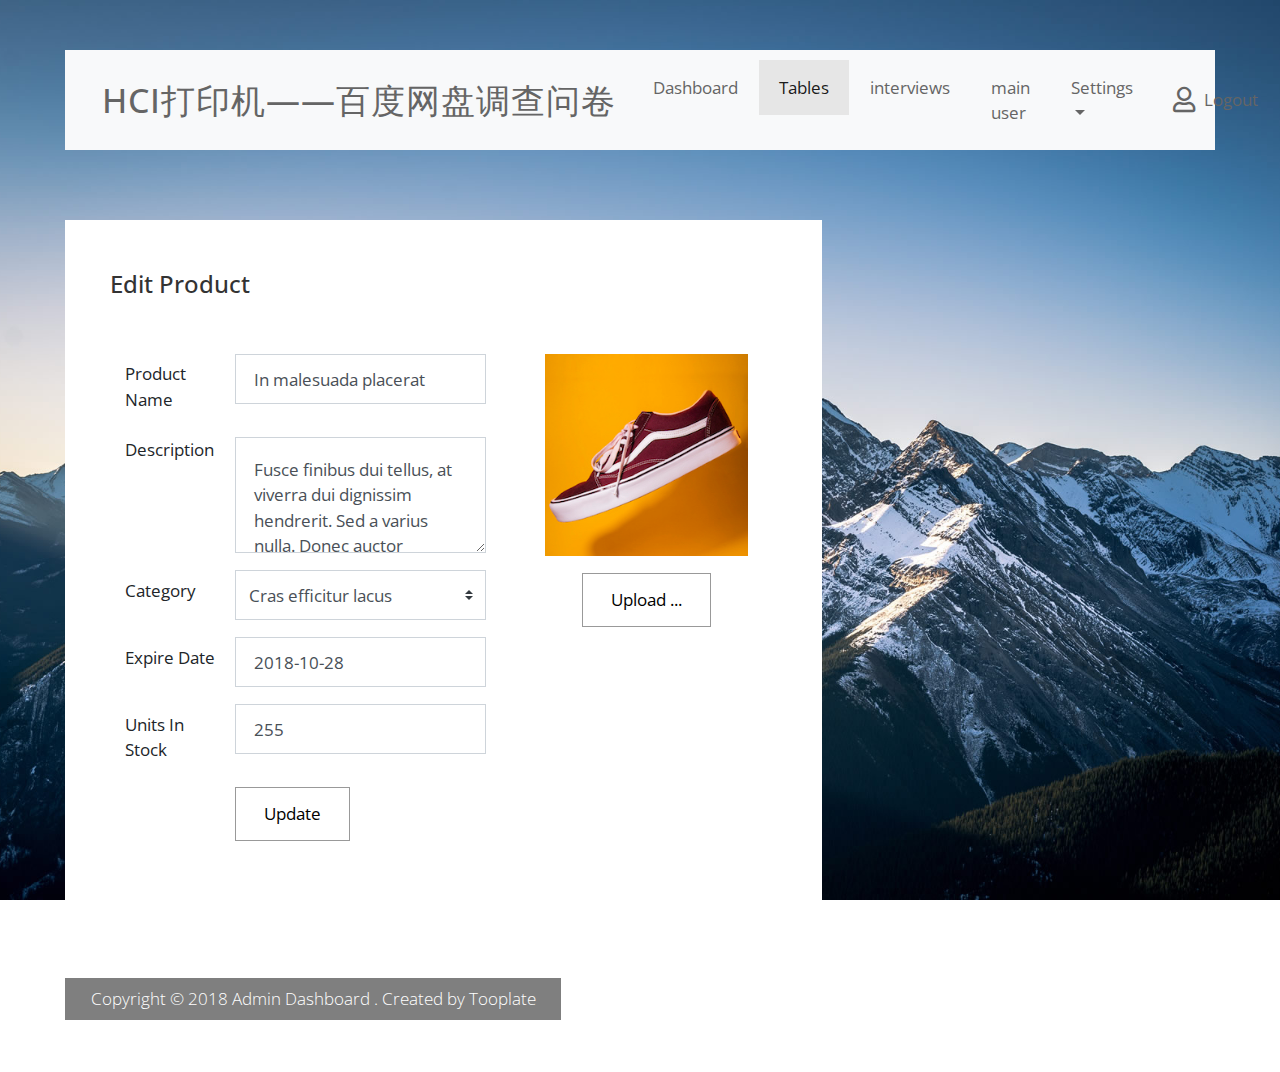
<file: edit-product.html>
<!DOCTYPE html>
<html lang="en">

<head>
    <meta charset="UTF-8">
    <meta name="viewport" content="width=device-width, initial-scale=1.0">
    <meta http-equiv="X-UA-Compatible" content="ie=edge">
    <title>Edit Product - Dashboard Template</title>
    <!--

    Template 2108 Dashboard

	http://www.tooplate.com/view/2108-dashboard

    -->
    <link rel="stylesheet" href="https://fonts.googleapis.com/css?family=Open+Sans:300,400,600">
    <!-- https://fonts.google.com/specimen/Open+Sans -->
    <link rel="stylesheet" href="css/fontawesome.min.css">
    <!-- https://fontawesome.com/ -->
    <link rel="stylesheet" href="jquery-ui-datepicker/jquery-ui.min.css" type="text/css" />
    <!-- http://api.jqueryui.com/datepicker/ -->
    <link rel="stylesheet" href="css/bootstrap.min.css">
    <!-- https://getbootstrap.com/ -->
    <link rel="stylesheet" href="css/tooplate.css">
</head>

<body class="bg02">
    <div class="container">
        <div class="row">
            <div class="col-12">
                <nav class="navbar navbar-expand-xl navbar-light bg-light">
                    <a class="navbar-brand" href="index.html">
                        <h1 class="tm-site-title mb-0">HCI打印机——百度网盘调查问卷</h1>
                    </a>
                    <button class="navbar-toggler ml-auto mr-0" type="button" data-toggle="collapse" data-target="#navbarSupportedContent" aria-controls="navbarSupportedContent"
                        aria-expanded="false" aria-label="Toggle navigation">
                        <span class="navbar-toggler-icon"></span>
                    </button>

                    <div class="collapse navbar-collapse" id="navbarSupportedContent">
                        <ul class="navbar-nav mx-auto">
                            <li class="nav-item">
                                <a class="nav-link" href="index.html">Dashboard
                                    <span class="sr-only">(current)</span>
                                </a>
                            </li>
                            <li class="nav-item active">
                                <a class="nav-link" href="products.html">Tables</a>
                            </li>
                            <li class="nav-item">
                                <a class="nav-link" href="interview.html">interviews</a>
                            </li>
                            <li class="nav-item">
                                <a class="nav-link" href="main_user.html">main user</a>
                            </li>
                            <li class="nav-item dropdown">
                                <a class="nav-link dropdown-toggle" href="#" id="navbarDropdown" role="button" data-toggle="dropdown" aria-haspopup="true"
                                    aria-expanded="false">
                                    Settings
                                </a>
                                <div class="dropdown-menu" aria-labelledby="navbarDropdown">
                                    <a class="dropdown-item" href="#">Profile</a>
                                    <a class="dropdown-item" href="#">Billing</a>
                                    <a class="dropdown-item" href="#">Customize</a>
                                </div>
                            </li>
                        </ul>
                        <ul class="navbar-nav">
                            <li class="nav-item">
                                <a class="nav-link d-flex" href="login.html">
                                    <i class="far fa-user mr-2 tm-logout-icon"></i>
                                    <span>Logout</span>
                                </a>
                            </li>
                        </ul>
                    </div>
                </nav>
            </div>
        </div>
        <!-- row -->
        <div class="row tm-mt-big">
            <div class="col-xl-8 col-lg-10 col-md-12 col-sm-12">
                <div class="bg-white tm-block">
                    <div class="row">
                        <div class="col-12">
                            <h2 class="tm-block-title d-inline-block">Edit Product</h2>
                        </div>
                    </div>
                    <div class="row mt-4 tm-edit-product-row">
                        <div class="col-xl-7 col-lg-7 col-md-12">
                            <form action="" class="tm-edit-product-form">
                                <div class="input-group mb-3">
                                    <label for="name" class="col-xl-4 col-lg-4 col-md-4 col-sm-5 col-form-label">Product
                                        Name
                                    </label>
                                    <input placeholder="Product name" value="In malesuada placerat" id="name" name="name" type="text" class="form-control validate col-xl-9 col-lg-8 col-md-8 col-sm-7">
                                </div>
                                <div class="input-group mb-3">
                                    <label for="description" class="col-xl-4 col-lg-4 col-md-4 col-sm-5 mb-2">Description</label>
                                    <textarea class="form-control validate col-xl-9 col-lg-8 col-md-8 col-sm-7" rows="3" placeholder="Product Description" required>Fusce finibus dui tellus, at viverra dui dignissim hendrerit. Sed a varius nulla. Donec auctor consectetur nulla.</textarea>
                                </div>
                                <div class="input-group mb-3">
                                    <label for="category" class="col-xl-4 col-lg-4 col-md-4 col-sm-5 col-form-label">Category</label>
                                    <select class="custom-select col-xl-9 col-lg-8 col-md-8 col-sm-7" id="category">
                                        <option value="1" selected>Cras efficitur lacus</option>
                                        <option value="2">Pellentesque molestie</option>
                                        <option value="3">Sed feugiat nulla</option>
                                    </select>
                                </div>
                                <div class="input-group mb-3">
                                    <label for="expire_date" class="col-xl-4 col-lg-4 col-md-4 col-sm-5 col-form-label">Expire
                                        Date
                                    </label>
                                    <input placeholder="Expire Date" value="2018-10-28" id="expire_date" name="expire_date" type="text" class="form-control validate col-xl-9 col-lg-8 col-md-8 col-sm-7"
                                        data-large-mode="true">
                                </div>
                                <div class="input-group mb-3">
                                    <label for="stock" class="col-xl-4 col-lg-4 col-md-4 col-sm-5 col-form-label">Units In
                                        Stock
                                    </label>
                                    <input placeholder="Stock" value="255" id="stock" name="stock" type="text" class="form-control validate col-xl-9 col-lg-8 col-md-7 col-sm-7">
                                </div>
                                <div class="input-group mb-3">
                                    <div class="ml-auto col-xl-8 col-lg-8 col-md-8 col-sm-7 pl-0">
                                        <button type="submit" class="btn btn-primary">Update
                                        </button>
                                    </div>
                                </div>
                            </form>
                        </div>
                        <div class="col-xl-4 col-lg-4 col-md-12 mx-auto mb-4">
                            <img src="img/product-image.jpg" alt="Profile Image" class="img-fluid mx-auto d-block">
                            <div class="custom-file mt-3 mb-3">
                                <input id="fileInput" type="file" style="display:none;" />
                                <input type="button" class="btn btn-primary d-block mx-auto" value="Upload ..." onclick="document.getElementById('fileInput').click();"
                                />
                            </div>
                        </div>
                    </div>
                </div>
            </div>
        </div>
        <footer class="row tm-mt-big">
            <div class="col-12 font-weight-light">
                <p class="d-inline-block tm-bg-black text-white py-2 px-4">
                    Copyright &copy; 2018 Admin Dashboard . Created by
                    <a rel="nofollow" href="https://www.tooplate.com" class="text-white tm-footer-link">Tooplate</a>
                </p>
            </div>
        </footer>
    </div>

    <script src="js/jquery-3.3.1.min.js"></script>
    <!-- https://jquery.com/download/ -->
    <script src="jquery-ui-datepicker/jquery-ui.min.js"></script>
    <!-- https://jqueryui.com/download/ -->
    <script src="js/bootstrap.min.js"></script>
    <!-- https://getbootstrap.com/ -->
    <script>
        $(function () {
            $('#expire_date').datepicker();
        });
    </script>
</body>

</html>
</file>
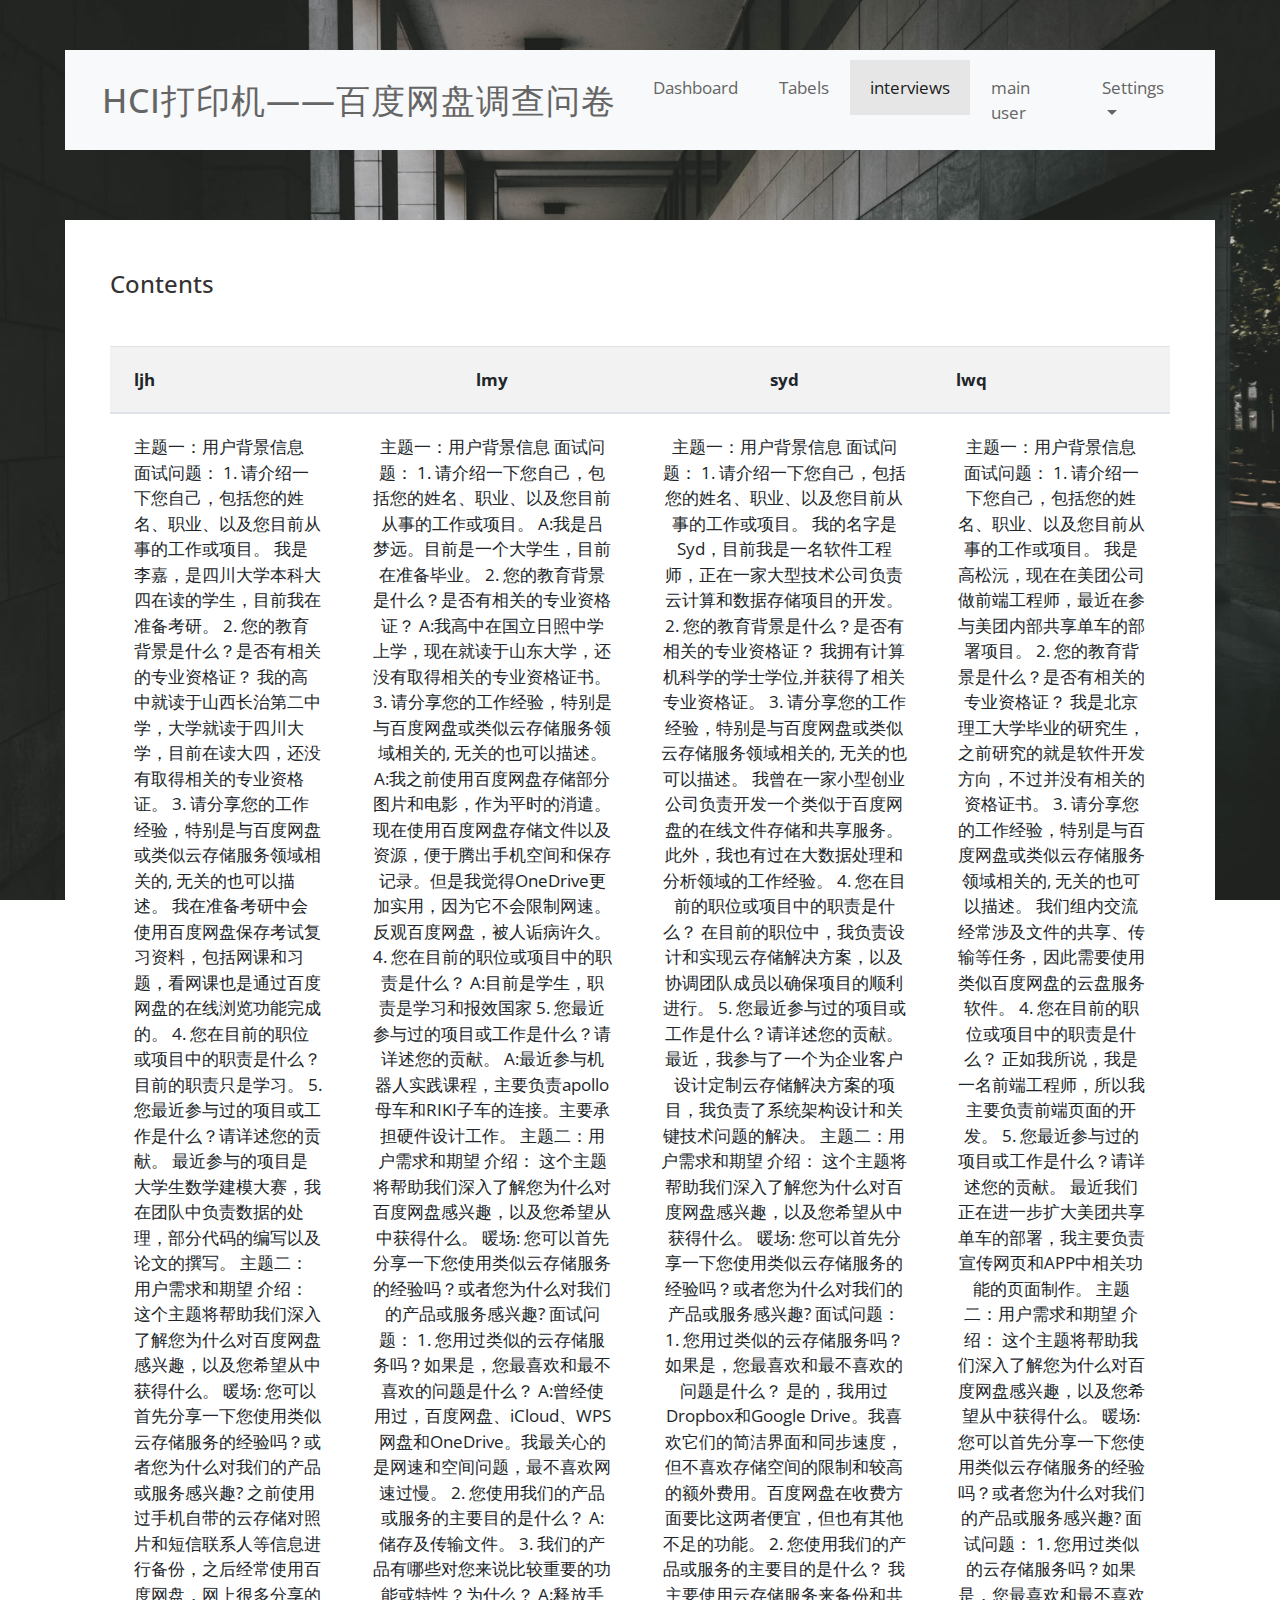
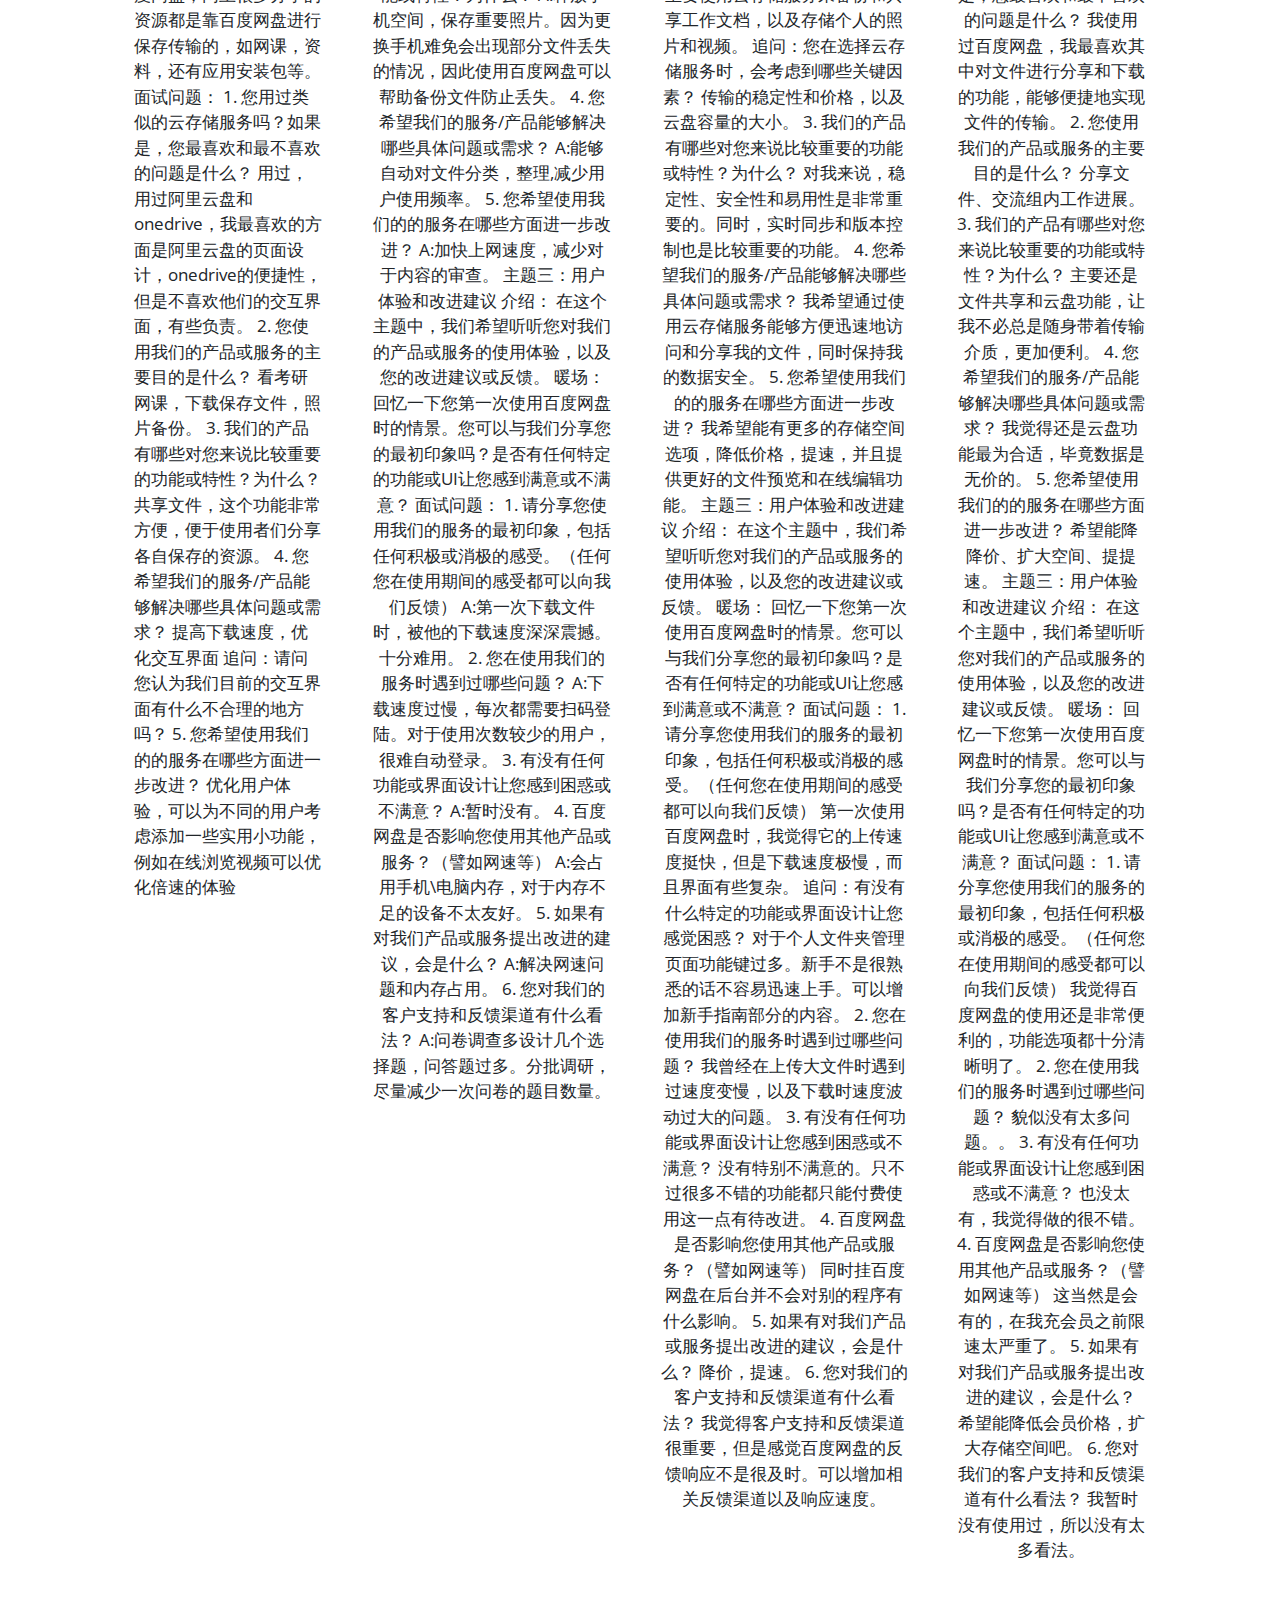
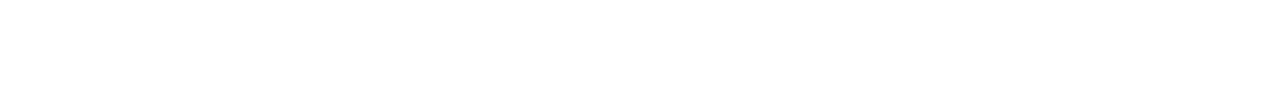
<file: interview.html>
<!DOCTYPE html>
<html lang="en">

<head>
    <meta charset="UTF-8">
    <meta name="viewport" content="width=device-width, initial-scale=1.0">
    <meta http-equiv="X-UA-Compatible" content="ie=edge">
    <title>Dashboard Admin Template by Tooplate.com</title>
    <!--

    Template 2108 Dashboard

	http://www.tooplate.com/view/2108-dashboard

    -->
    <link rel="stylesheet" href="https://fonts.googleapis.com/css?family=Open+Sans:300,400,600">
    <!-- https://fonts.google.com/specimen/Open+Sans -->
    <link rel="stylesheet" href="css/fontawesome.min.css">
    <!-- https://fontawesome.com/ -->
    <link rel="stylesheet" href="css/fullcalendar.min.css">
    <!-- https://fullcalendar.io/ -->
    <link rel="stylesheet" href="css/bootstrap.min.css">
    <!-- https://getbootstrap.com/ -->
    <link rel="stylesheet" href="css/tooplate.css">
</head>

<body id="reportsPage">
    <div class="" id="home">
        <div class="container">
            <div class="row">
                <div class="col-12">
                    <nav class="navbar navbar-expand-xl navbar-light bg-light">
                        <a class="navbar-brand" href="#">
                            <h1 class="tm-site-title mb-0">HCI打印机——百度网盘调查问卷</h1>
                        </a>
                        <button class="navbar-toggler ml-auto mr-0" type="button" data-toggle="collapse" data-target="#navbarSupportedContent" aria-controls="navbarSupportedContent"
                            aria-expanded="false" aria-label="Toggle navigation">
                            <span class="navbar-toggler-icon"></span>
                        </button>

                        <div class="collapse navbar-collapse" id="navbarSupportedContent">
                            <ul class="navbar-nav mx-auto">
                                <li class="nav-item">
                                    <a class="nav-link" href="index.html">Dashboard
                                        <span class="sr-only">(current)</span>
                                    </a>
                                </li>
                                <li class="nav-item">
                                    <a class="nav-link" href="products.html">Tabels</a>
                                </li>
                                <li class="nav-item active">
                                    <a class="nav-link" href="interview.html">interviews</a>
                                </li>
                                <li class="nav-item">
                                    <a class="nav-link" href="main_user.html">main user</a>
                                </li>
                                <li class="nav-item dropdown">
                                    <a class="nav-link dropdown-toggle" href="#" id="navbarDropdown" role="button" data-toggle="dropdown" aria-haspopup="true"
                                        aria-expanded="false">
                                        Settings
                                    </a>
                                    <div class="dropdown-menu" aria-labelledby="navbarDropdown">
                                        <a class="dropdown-item" href="#">Profile</a>
                                        <a class="dropdown-item" href="#">Billing</a>
                                        <a class="dropdown-item" href="#">Customize</a>
                                    </div>
                                </li>
                            </ul>
                        </div>
                    </nav>
                </div>
            </div>
            <div class="row tm-content-row tm-mt-big">
                <div class="col-xl-15 col-lg-12 tm-md-12 tm-sm-12 tm-col">
                    <div class="bg-white tm-block h-100">
                        <div class="row">
                            <div class="col-md-8 col-sm-12">
                                <h2 class="tm-block-title d-inline-block">Contents</h2>
                            </div>
                        </div>
                        <div class="table-hover">
                            <table class="table table-hover table-striped tm-table-striped-even mt-3">
                                <thead>
                                    <tr class="tm-bg-gray">
                                        
                                        <th scope="col">ljh</th>
                                        <th scope="col" class="text-center">lmy</th>
                                        <th scope="col" class="text-center">syd</th>
                                        <th scope="col">lwq</th>
                                        <!-- <th scope="col">Job</th> -->
                                    </tr>
                                </thead>
                                <tbody>
                                    <tr>
                                       
                                        <td>
                                            主题一：用户背景信息
                                            面试问题：
                                            1. 请介绍一下您自己，包括您的姓名、职业、以及您目前从事的工作或项目。
                                            我是李嘉，是四川大学本科大四在读的学生，目前我在准备考研。
                                            2. 您的教育背景是什么？是否有相关的专业资格证？
                                            我的高中就读于山西长治第二中学，大学就读于四川大学，目前在读大四，还没有取得相关的专业资格证。
                                            3. 请分享您的工作经验，特别是与百度网盘或类似云存储服务领域相关的, 无关的也可以描述。
                                            我在准备考研中会使用百度网盘保存考试复习资料，包括网课和习题，看网课也是通过百度网盘的在线浏览功能完成的。
                                            4. 您在目前的职位或项目中的职责是什么？
                                            目前的职责只是学习。
                                            5. 您最近参与过的项目或工作是什么？请详述您的贡献。
                                            最近参与的项目是大学生数学建模大赛，我在团队中负责数据的处理，部分代码的编写以及论文的撰写。
                                            
                                            主题二：用户需求和期望
                                            介绍： 这个主题将帮助我们深入了解您为什么对百度网盘感兴趣，以及您希望从中获得什么。
                                            暖场: 您可以首先分享一下您使用类似云存储服务的经验吗？或者您为什么对我们的产品或服务感兴趣?
                                            之前使用过手机自带的云存储对照片和短信联系人等信息进行备份，之后经常使用百度网盘，网上很多分享的资源都是靠百度网盘进行保存传输的，如网课，资料，还有应用安装包等。
                                            面试问题：
                                            1. 您用过类似的云存储服务吗？如果是，您最喜欢和最不喜欢的问题是什么？
                                            用过，用过阿里云盘和onedrive，我最喜欢的方面是阿里云盘的页面设计，onedrive的便捷性，但是不喜欢他们的交互界面，有些负责。
                                            2. 您使用我们的产品或服务的主要目的是什么？
                                            看考研网课，下载保存文件，照片备份。
                                            3. 我们的产品有哪些对您来说比较重要的功能或特性？为什么？
                                            共享文件，这个功能非常方便，便于使用者们分享各自保存的资源。
                                            4. 您希望我们的服务/产品能够解决哪些具体问题或需求？
                                            提高下载速度，优化交互界面
                                            追问：请问您认为我们目前的交互界面有什么不合理的地方吗？
                                            
                                            5. 您希望使用我们的的服务在哪些方面进一步改进？
                                            优化用户体验，可以为不同的用户考虑添加一些实用小功能，例如在线浏览视频可以优化倍速的体验</td>
                                        <td class="text-center">主题一：用户背景信息
                                            面试问题：
                                            1. 请介绍一下您自己，包括您的姓名、职业、以及您目前从事的工作或项目。
                                            A:我是吕梦远。目前是一个大学生，目前在准备毕业。
                                            2. 您的教育背景是什么？是否有相关的专业资格证？
                                            A:我高中在国立日照中学上学，现在就读于山东大学，还没有取得相关的专业资格证书。
                                            3. 请分享您的工作经验，特别是与百度网盘或类似云存储服务领域相关的, 无关的也可以描述。
                                            A:我之前使用百度网盘存储部分图片和电影，作为平时的消遣。现在使用百度网盘存储文件以及资源，便于腾出手机空间和保存记录。但是我觉得OneDrive更加实用，因为它不会限制网速。反观百度网盘，被人诟病许久。
                                            4. 您在目前的职位或项目中的职责是什么？
                                            A:目前是学生，职责是学习和报效国家
                                            5. 您最近参与过的项目或工作是什么？请详述您的贡献。
                                            A:最近参与机器人实践课程，主要负责apollo母车和RIKI子车的连接。主要承担硬件设计工作。
                                            主题二：用户需求和期望
                                            介绍： 这个主题将帮助我们深入了解您为什么对百度网盘感兴趣，以及您希望从中获得什么。
                                            暖场: 您可以首先分享一下您使用类似云存储服务的经验吗？或者您为什么对我们的产品或服务感兴趣?
                                            
                                            面试问题：
                                            1. 您用过类似的云存储服务吗？如果是，您最喜欢和最不喜欢的问题是什么？
                                            A:曾经使用过，百度网盘、iCloud、WPS网盘和OneDrive。我最关心的是网速和空间问题，最不喜欢网速过慢。
                                            2. 您使用我们的产品或服务的主要目的是什么？
                                            A:储存及传输文件。
                                            3. 我们的产品有哪些对您来说比较重要的功能或特性？为什么？
                                            A:释放手机空间，保存重要照片。因为更换手机难免会出现部分文件丢失的情况，因此使用百度网盘可以帮助备份文件防止丢失。
                                            4. 您希望我们的服务/产品能够解决哪些具体问题或需求？
                                            A:能够自动对文件分类，整理,减少用户使用频率。
                                            5. 您希望使用我们的的服务在哪些方面进一步改进？
                                            A:加快上网速度，减少对于内容的审查。
                                            主题三：用户体验和改进建议
                                            
                                            介绍： 在这个主题中，我们希望听听您对我们的产品或服务的使用体验，以及您的改进建议或反馈。
                                            暖场： 回忆一下您第一次使用百度网盘时的情景。您可以与我们分享您的最初印象吗？是否有任何特定的功能或UI让您感到满意或不满意？
                                            
                                            面试问题：
                                            1. 请分享您使用我们的服务的最初印象，包括任何积极或消极的感受。（任何您在使用期间的感受都可以向我们反馈）
                                            A:第一次下载文件时，被他的下载速度深深震撼。十分难用。
                                            2. 您在使用我们的服务时遇到过哪些问题？
                                            A:下载速度过慢，每次都需要扫码登陆。对于使用次数较少的用户，很难自动登录。
                                            3. 有没有任何功能或界面设计让您感到困惑或不满意？
                                            A:暂时没有。
                                            4. 百度网盘是否影响您使用其他产品或服务？（譬如网速等）
                                            A:会占用手机\电脑内存，对于内存不足的设备不太友好。
                                            5. 如果有对我们产品或服务提出改进的建议，会是什么？
                                            A:解决网速问题和内存占用。
                                            6. 您对我们的客户支持和反馈渠道有什么看法？
                                            A:问卷调查多设计几个选择题，问答题过多。分批调研，尽量减少一次问卷的题目数量。</td>
                                        <td class="text-center">主题一：用户背景信息
                                            面试问题：
                                            1. 请介绍一下您自己，包括您的姓名、职业、以及您目前从事的工作或项目。
                                            我的名字是Syd，目前我是一名软件工程师，正在一家大型技术公司负责云计算和数据存储项目的开发。
                                            2. 您的教育背景是什么？是否有相关的专业资格证？
                                            我拥有计算机科学的学士学位,并获得了相关专业资格证。
                                            3. 请分享您的工作经验，特别是与百度网盘或类似云存储服务领域相关的, 无关的也可以描述。
                                            我曾在一家小型创业公司负责开发一个类似于百度网盘的在线文件存储和共享服务。此外，我也有过在大数据处理和分析领域的工作经验。
                                            4. 您在目前的职位或项目中的职责是什么？
                                            在目前的职位中，我负责设计和实现云存储解决方案，以及协调团队成员以确保项目的顺利进行。
                                            5. 您最近参与过的项目或工作是什么？请详述您的贡献。
                                            最近，我参与了一个为企业客户设计定制云存储解决方案的项目，我负责了系统架构设计和关键技术问题的解决。
                                            主题二：用户需求和期望
                                            介绍： 这个主题将帮助我们深入了解您为什么对百度网盘感兴趣，以及您希望从中获得什么。
                                            暖场: 您可以首先分享一下您使用类似云存储服务的经验吗？或者您为什么对我们的产品或服务感兴趣?
                                            
                                            面试问题：
                                            1. 您用过类似的云存储服务吗？如果是，您最喜欢和最不喜欢的问题是什么？
                                            是的，我用过Dropbox和Google Drive。我喜欢它们的简洁界面和同步速度，但不喜欢存储空间的限制和较高的额外费用。百度网盘在收费方面要比这两者便宜，但也有其他不足的功能。
                                            2. 您使用我们的产品或服务的主要目的是什么？
                                            我主要使用云存储服务来备份和共享工作文档，以及存储个人的照片和视频。
                                            追问：您在选择云存储服务时，会考虑到哪些关键因素？
                                            传输的稳定性和价格，以及云盘容量的大小。
                                            3. 我们的产品有哪些对您来说比较重要的功能或特性？为什么？
                                            对我来说，稳定性、安全性和易用性是非常重要的。同时，实时同步和版本控制也是比较重要的功能。
                                            4. 您希望我们的服务/产品能够解决哪些具体问题或需求？
                                            我希望通过使用云存储服务能够方便迅速地访问和分享我的文件，同时保持我的数据安全。
                                            5. 您希望使用我们的的服务在哪些方面进一步改进？
                                            我希望能有更多的存储空间选项，降低价格，提速，并且提供更好的文件预览和在线编辑功能。
                                            主题三：用户体验和改进建议
                                            
                                            介绍： 在这个主题中，我们希望听听您对我们的产品或服务的使用体验，以及您的改进建议或反馈。
                                            暖场： 回忆一下您第一次使用百度网盘时的情景。您可以与我们分享您的最初印象吗？是否有任何特定的功能或UI让您感到满意或不满意？
                                            
                                            面试问题：
                                            1. 请分享您使用我们的服务的最初印象，包括任何积极或消极的感受。（任何您在使用期间的感受都可以向我们反馈）
                                            第一次使用百度网盘时，我觉得它的上传速度挺快，但是下载速度极慢，而且界面有些复杂。
                                            追问：有没有什么特定的功能或界面设计让您感觉困惑？
                                            对于个人文件夹管理页面功能键过多。新手不是很熟悉的话不容易迅速上手。可以增加新手指南部分的内容。
                                            2. 您在使用我们的服务时遇到过哪些问题？
                                            我曾经在上传大文件时遇到过速度变慢，以及下载时速度波动过大的问题。
                                            3. 有没有任何功能或界面设计让您感到困惑或不满意？
                                            没有特别不满意的。只不过很多不错的功能都只能付费使用这一点有待改进。
                                            4. 百度网盘是否影响您使用其他产品或服务？（譬如网速等）
                                            同时挂百度网盘在后台并不会对别的程序有什么影响。
                                            5. 如果有对我们产品或服务提出改进的建议，会是什么？
                                            降价，提速。
                                            6. 您对我们的客户支持和反馈渠道有什么看法？
                                            我觉得客户支持和反馈渠道很重要，但是感觉百度网盘的反馈响应不是很及时。可以增加相关反馈渠道以及响应速度。</td>
                                        <td class="text-center">主题一：用户背景信息
                                            面试问题：
                                            1. 请介绍一下您自己，包括您的姓名、职业、以及您目前从事的工作或项目。
                                            我是高松沅，现在在美团公司做前端工程师，最近在参与美团内部共享单车的部署项目。
                                            2. 您的教育背景是什么？是否有相关的专业资格证？
                                            我是北京理工大学毕业的研究生，之前研究的就是软件开发方向，不过并没有相关的资格证书。
                                            3. 请分享您的工作经验，特别是与百度网盘或类似云存储服务领域相关的, 无关的也可以描述。
                                            我们组内交流经常涉及文件的共享、传输等任务，因此需要使用类似百度网盘的云盘服务软件。
                                            4. 您在目前的职位或项目中的职责是什么？
                                            正如我所说，我是一名前端工程师，所以我主要负责前端页面的开发。
                                            5. 您最近参与过的项目或工作是什么？请详述您的贡献。
                                            最近我们正在进一步扩大美团共享单车的部署，我主要负责宣传网页和APP中相关功能的页面制作。
                                            主题二：用户需求和期望
                                            介绍： 这个主题将帮助我们深入了解您为什么对百度网盘感兴趣，以及您希望从中获得什么。
                                            暖场: 您可以首先分享一下您使用类似云存储服务的经验吗？或者您为什么对我们的产品或服务感兴趣?
                                            面试问题：
                                            1. 您用过类似的云存储服务吗？如果是，您最喜欢和最不喜欢的问题是什么？
                                            我使用过百度网盘，我最喜欢其中对文件进行分享和下载的功能，能够便捷地实现文件的传输。
                                            2. 您使用我们的产品或服务的主要目的是什么？
                                            分享文件、交流组内工作进展。
                                            3. 我们的产品有哪些对您来说比较重要的功能或特性？为什么？
                                            主要还是文件共享和云盘功能，让我不必总是随身带着传输介质，更加便利。
                                            4. 您希望我们的服务/产品能够解决哪些具体问题或需求？
                                            我觉得还是云盘功能最为合适，毕竟数据是无价的。
                                            5. 您希望使用我们的的服务在哪些方面进一步改进？
                                            希望能降降价、扩大空间、提提速。
                                            主题三：用户体验和改进建议
                                            介绍： 在这个主题中，我们希望听听您对我们的产品或服务的使用体验，以及您的改进建议或反馈。
                                            暖场： 回忆一下您第一次使用百度网盘时的情景。您可以与我们分享您的最初印象吗？是否有任何特定的功能或UI让您感到满意或不满意？
                                            面试问题：
                                            1. 请分享您使用我们的服务的最初印象，包括任何积极或消极的感受。（任何您在使用期间的感受都可以向我们反馈）
                                            我觉得百度网盘的使用还是非常便利的，功能选项都十分清晰明了。
                                            2. 您在使用我们的服务时遇到过哪些问题？
                                            貌似没有太多问题。。
                                            3. 有没有任何功能或界面设计让您感到困惑或不满意？
                                            也没太有，我觉得做的很不错。
                                            4. 百度网盘是否影响您使用其他产品或服务？（譬如网速等）
                                            这当然是会有的，在我充会员之前限速太严重了。
                                            5. 如果有对我们产品或服务提出改进的建议，会是什么？
                                            希望能降低会员价格，扩大存储空间吧。
                                            6. 您对我们的客户支持和反馈渠道有什么看法？
                                            我暂时没有使用过，所以没有太多看法。</td>
                                    </tr>
                                </tbody>
                            </table>
                        </div>
    <script src="js/jquery-3.3.1.min.js"></script>
    <!-- https://jquery.com/download/ -->
    <script src="js/moment.min.js"></script>
    <!-- https://momentjs.com/ -->
    <script src="js/utils.js"></script>
    <script src="js/Chart.min.js"></script>
    <!-- http://www.chartjs.org/docs/latest/ -->
    <script src="js/fullcalendar.min.js"></script>
    <!-- https://fullcalendar.io/ -->
    <script src="js/bootstrap.min.js"></script>
    <!-- https://getbootstrap.com/ -->
    <script src="js/tooplate-scripts.js"></script>
    <script>
        let ctxLine,
            ctxBar,
            ctxPie,
            optionsLine,
            optionsBar,
            optionsPie,
            configLine,
            configBar,
            configPie,
            lineChart;
        barChart, pieChart;
        // DOM is ready
        $(function () {
            updateChartOptions();
            drawLineChart(); // Line Chart
            drawBarChart(); // Bar Chart
            drawPieChart(); // Pie Chart
            drawCalendar(); // Calendar

            $(window).resize(function () {
                updateChartOptions();
                updateLineChart();
                updateBarChart();
                reloadPage();
            });
        })
    </script>
</body>
</html>
</file>
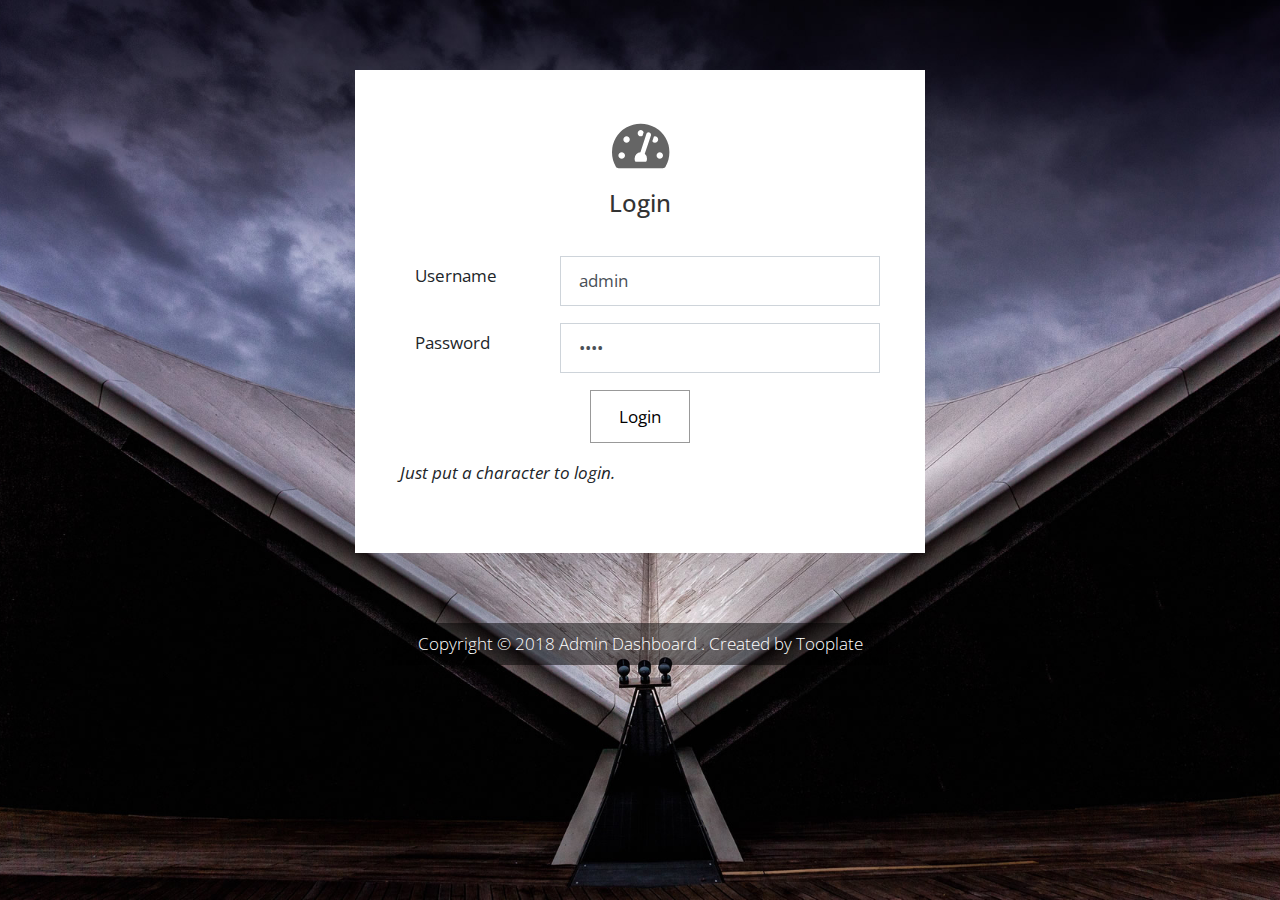
<file: login.html>
<!DOCTYPE html>
<html lang="en">

<head>
    <meta charset="UTF-8">
    <meta name="viewport" content="width=device-width, initial-scale=1.0">
    <meta http-equiv="X-UA-Compatible" content="ie=edge">
    <title>Login Page - Dashboard Admin Template</title>
    <!--

    Template 2108 Dashboard

	http://www.tooplate.com/view/2108-dashboard

    -->
    <link rel="stylesheet" href="https://fonts.googleapis.com/css?family=Open+Sans:300,400,600">
    <!-- https://fonts.google.com/specimen/Open+Sans -->
    <link rel="stylesheet" href="css/fontawesome.min.css">
    <!-- https://fontawesome.com/ -->
    <link rel="stylesheet" href="css/bootstrap.min.css">
    <!-- https://getbootstrap.com/ -->
    <link rel="stylesheet" href="css/tooplate.css">
</head>

<body class="bg03">
    <div class="container">
        <div class="row tm-mt-big">
            <div class="col-12 mx-auto tm-login-col">
                <div class="bg-white tm-block">
                    <div class="row">
                        <div class="col-12 text-center">
                            <i class="fas fa-3x fa-tachometer-alt tm-site-icon text-center"></i>
                            <h2 class="tm-block-title mt-3">Login</h2>
                        </div>
                    </div>
                    <div class="row mt-2">
                        <div class="col-12">
                            <form action="index.html" method="post" class="tm-login-form">
                                <div class="input-group">
                                    <label for="username" class="col-xl-4 col-lg-4 col-md-4 col-sm-5 col-form-label">Username</label>
                                    <input name="username" type="text" class="form-control validate col-xl-9 col-lg-8 col-md-8 col-sm-7" id="username" value="admin" required>
                                </div>
                                <div class="input-group mt-3">
                                    <label for="password" class="col-xl-4 col-lg-4 col-md-4 col-sm-5 col-form-label">Password</label>
                                    <input name="password" type="password" class="form-control validate" id="password" value="1234" required>
                                </div>
                                <div class="input-group mt-3">
                                    <button type="submit" class="btn btn-primary d-inline-block mx-auto">Login</button>
                                </div>
                                <div class="input-group mt-3">
                                    <p><em>Just put a character to login.</em></p>
                                </div>
                            </form>
                        </div>
                    </div>
                </div>
            </div>
        </div>
        <footer class="row tm-mt-big">
            <div class="col-12 font-weight-light text-center">
                <p class="d-inline-block tm-bg-black text-white py-2 px-4">
                    Copyright &copy; 2018 Admin Dashboard . Created by
                    <a rel="nofollow" href="https://www.tooplate.com" class="text-white tm-footer-link">Tooplate</a>
                </p>
            </div>
        </footer>
    </div>
</body>

</html>
</file>
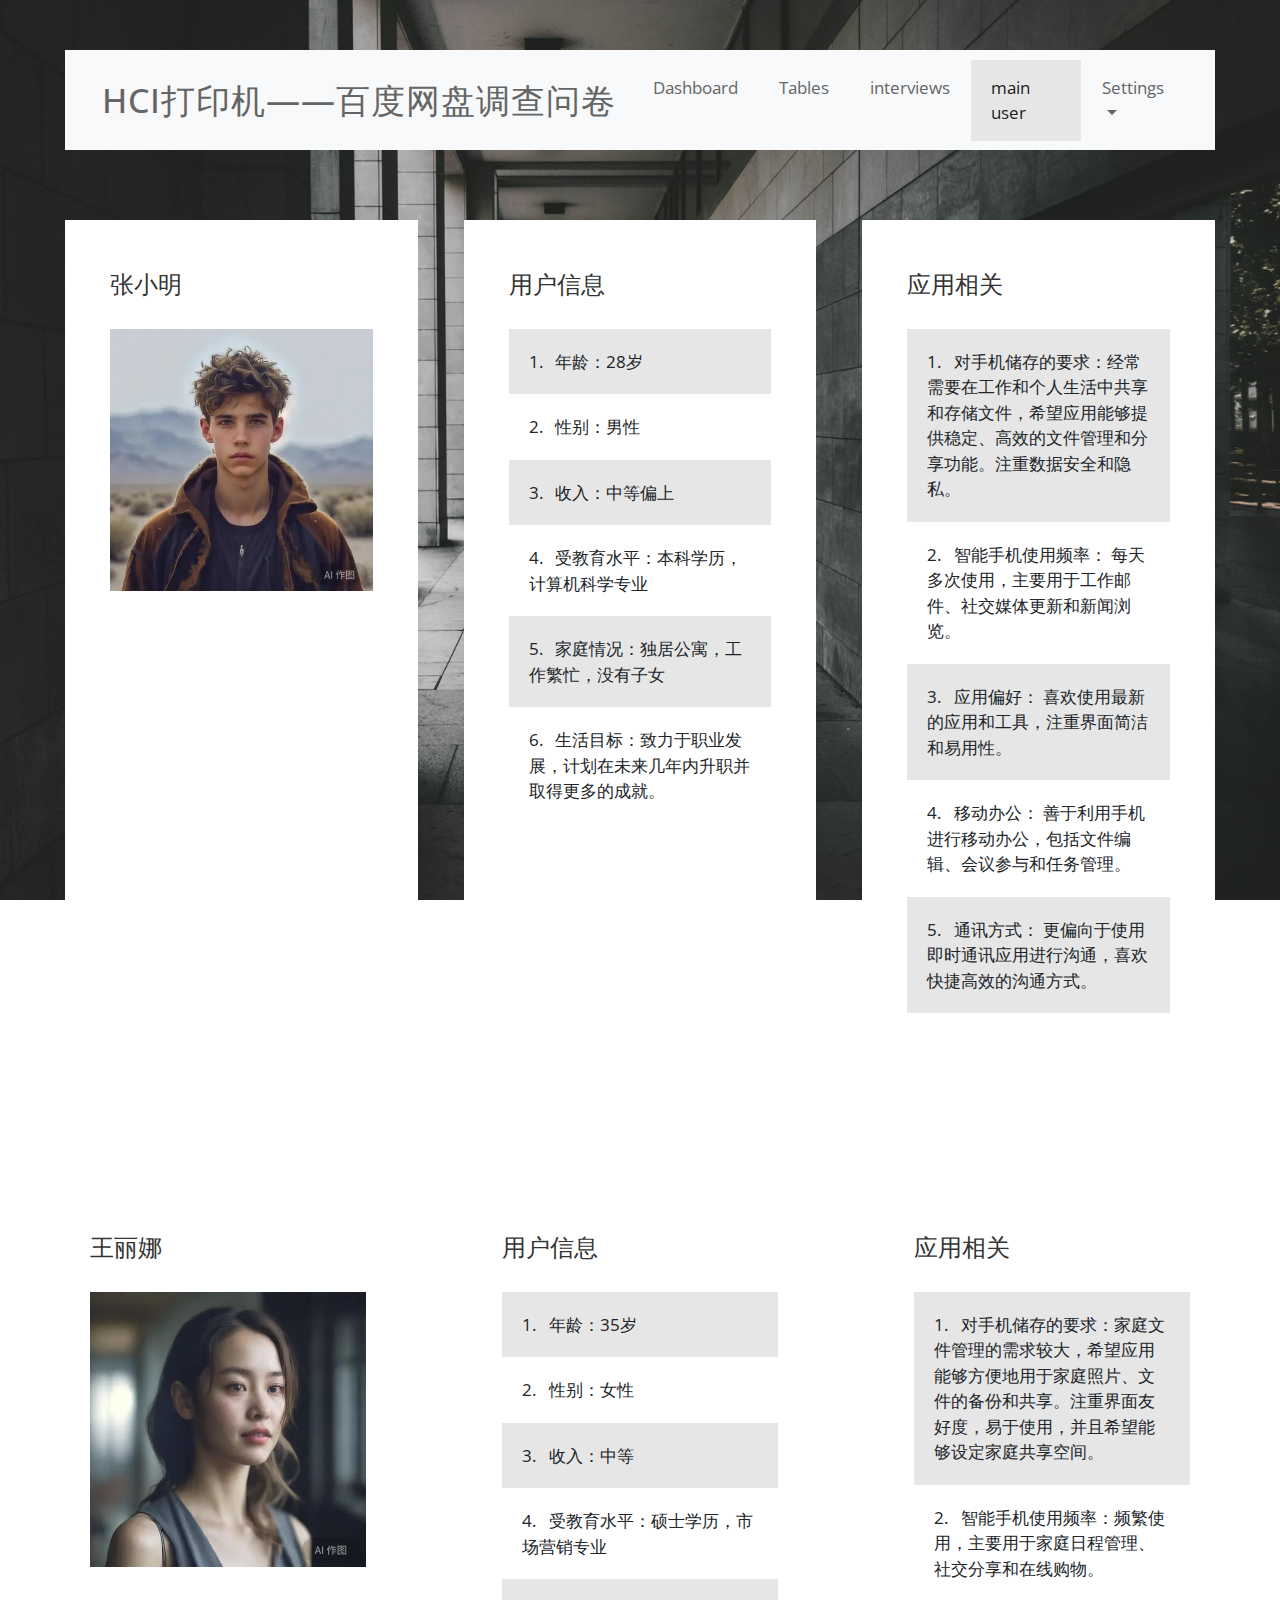
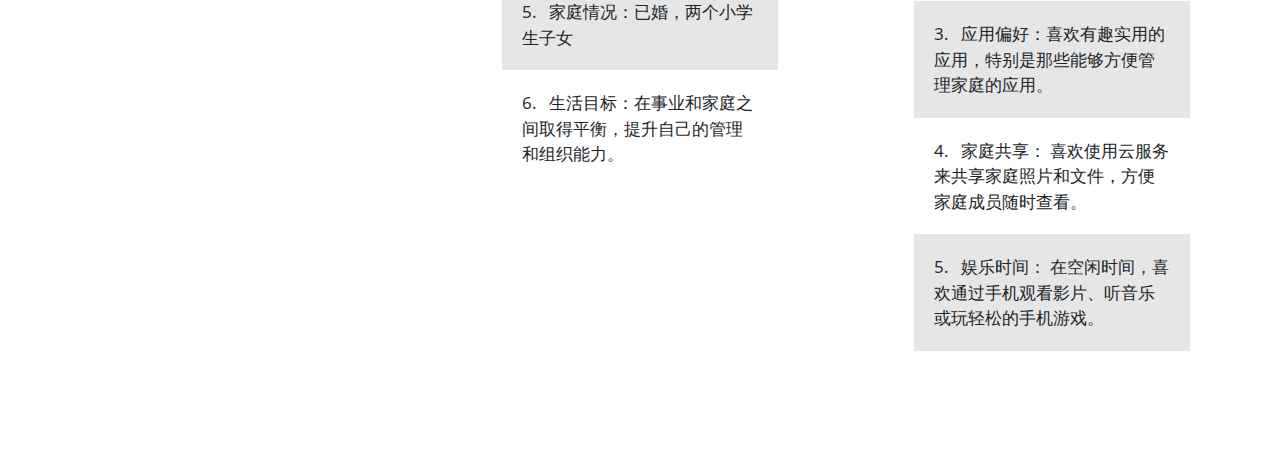
<file: main_user.html>
<!DOCTYPE html>
<html lang="en">

<head>
    <meta charset="UTF-8">
    <meta name="viewport" content="width=device-width, initial-scale=1.0">
    <meta http-equiv="X-UA-Compatible" content="ie=edge">
    <title>Dashboard Admin Template by Tooplate.com</title>
    <!--

    Template 2108 Dashboard

	http://www.tooplate.com/view/2108-dashboard

    -->
    <link rel="stylesheet" href="https://fonts.googleapis.com/css?family=Open+Sans:300,400,600">
    <!-- https://fonts.google.com/specimen/Open+Sans -->
    <link rel="stylesheet" href="css/fontawesome.min.css">
    <!-- https://fontawesome.com/ -->
    <link rel="stylesheet" href="css/fullcalendar.min.css">
    <!-- https://fullcalendar.io/ -->
    <link rel="stylesheet" href="css/bootstrap.min.css">
    <!-- https://getbootstrap.com/ -->
    <link rel="stylesheet" href="css/tooplate.css">
</head>

<body id="reportsPage">
    <div class="" id="home">
        <div class="container">
            <div class="row">
                <div class="col-12">
                    <nav class="navbar navbar-expand-xl navbar-light bg-light">
                        <a class="navbar-brand" href="#">
                            <h1 class="tm-site-title mb-0">HCI打印机——百度网盘调查问卷</h1>
                        </a>
                        <button class="navbar-toggler ml-auto mr-0" type="button" data-toggle="collapse" data-target="#navbarSupportedContent" aria-controls="navbarSupportedContent"
                            aria-expanded="false" aria-label="Toggle navigation">
                            <span class="navbar-toggler-icon"></span>
                        </button>

                        <div class="collapse navbar-collapse" id="navbarSupportedContent">
                            <ul class="navbar-nav mx-auto">
                                <li class="nav-item">
                                    <a class="nav-link" href="#">Dashboard
                                        <span class="sr-only">(current)</span>
                                    </a>
                                </li>
                                
                                <li class="nav-item">
                                    <a class="nav-link" href="products.html">Tables</a>
                                </li>
                                <li class="nav-item">
                                    <a class="nav-link" href="interview.html">interviews</a>
                                </li>
                                <li class="nav-item">
                                    <a class="nav-link active" href="main_user.html">main user</a>
                                </li>
                                <li class="nav-item dropdown">
                                    <a class="nav-link dropdown-toggle" href="#" id="navbarDropdown" role="button" data-toggle="dropdown" aria-haspopup="true"
                                        aria-expanded="false">
                                        Settings
                                    </a>
                                    <div class="dropdown-menu" aria-labelledby="navbarDropdown">
                                        <a class="dropdown-item" href="#">Profile</a>
                                        <a class="dropdown-item" href="#">Billing</a>
                                        <a class="dropdown-item" href="#">Customize</a>
                                    </div>
                                </li>
                            </ul>
                    </nav>
                </div>
            </div>
            <!-- row -->
            <div class="row tm-content-row tm-mt-big">
                <div class="tm-col tm-col-small">
                    <div class="bg-white tm-block h-100">
                        <h2 class="tm-block-title">张小明</h2>
                        <img src = "img/man.jpg" alt = "Image" class="img-fluid tm-img-post">
                    </div>
                </div>
                <div class="tm-col tm-col-small">
                    <div class="bg-white tm-block h-100">
                        <div class="row">
                            <div class="col-8">
                                <h2 class="tm-block-title d-inline-block">用户信息</h2>

                            </div>
                        </div>
                        <ol class="tm-list-group tm-list-group-alternate-color tm-list-group-pad-big">
                            <li class="tm-list-group-item">
                                年龄：28岁
                            </li>
                            <li class="tm-list-group-item">
                                性别：男性
                            </li>
                            <li class="tm-list-group-item">
                                收入：中等偏上
                            </li>
                            <li class="tm-list-group-item">
                                受教育水平：本科学历，计算机科学专业
                            </li>
                            <li class="tm-list-group-item">
                                家庭情况：独居公寓，工作繁忙，没有子女
                            </li>
                            <li class="tm-list-group-item">
                                生活目标：致力于职业发展，计划在未来几年内升职并取得更多的成就。
                            </li>

                        </ol>
                    </div>
                </div>
                <div class="tm-col tm-col-small">
                    <div class="bg-white tm-block h-100">
                        <div class="row">
                            <div class="col-8">
                                <h2 class="tm-block-title d-inline-block">应用相关</h2>

                            </div>
                        </div>
                        <ol class="tm-list-group tm-list-group-alternate-color tm-list-group-pad-big">
                            <li class="tm-list-group-item">
                                对手机储存的要求：经常需要在工作和个人生活中共享和存储文件，希望应用能够提供稳定、高效的文件管理和分享功能。注重数据安全和隐私。
                            </li>
                            <li class="tm-list-group-item">
                                智能手机使用频率： 每天多次使用，主要用于工作邮件、社交媒体更新和新闻浏览。
                            </li>
                            <li class="tm-list-group-item">
                                应用偏好： 喜欢使用最新的应用和工具，注重界面简洁和易用性。
                            </li>
                            <li class="tm-list-group-item">
                                移动办公： 善于利用手机进行移动办公，包括文件编辑、会议参与和任务管理。
                            </li>
                            <li class="tm-list-group-item">
                                通讯方式： 更偏向于使用即时通讯应用进行沟通，喜欢快捷高效的沟通方式。
                            </li>
                        </ol>
                    </div>
                </div>

                <div class="row tm-content-row tm-mt-big">
                    <div class="tm-col tm-col-small">
                        <div class="bg-white tm-block h-100">
                            <h2 class="tm-block-title">王丽娜</h2>
                            <img src = "img/woman.jpg" alt = "Image" class="img-fluid tm-img-post">
                        </div>
                    </div>
                    <div class="tm-col tm-col-small">
                        <div class="bg-white tm-block h-100">
                            <div class="row">
                                <div class="col-8">
                                    <h2 class="tm-block-title d-inline-block">用户信息</h2>
    
                                </div>
                            </div>
                            <ol class="tm-list-group tm-list-group-alternate-color tm-list-group-pad-big">
                                <li class="tm-list-group-item">
                                    年龄：35岁
                                </li>
                                <li class="tm-list-group-item">
                                    性别：女性
                                </li>
                                <li class="tm-list-group-item">
                                    收入：中等
                                </li>
                                <li class="tm-list-group-item">
                                    受教育水平：硕士学历，市场营销专业
                                </li>
                                <li class="tm-list-group-item">
                                    家庭情况：已婚，两个小学生子女
                                </li>
                                <li class="tm-list-group-item">
                                    生活目标：在事业和家庭之间取得平衡，提升自己的管理和组织能力。
                                </li>
    
                            </ol>
                        </div>
                    </div>
                    <div class="tm-col tm-col-small">
                        <div class="bg-white tm-block h-100">
                            <div class="row">
                                <div class="col-8">
                                    <h2 class="tm-block-title d-inline-block">应用相关</h2>
    
                                </div>
                            </div>
                            <ol class="tm-list-group tm-list-group-alternate-color tm-list-group-pad-big">
                                <li class="tm-list-group-item">
                                    对手机储存的要求：家庭文件管理的需求较大，希望应用能够方便地用于家庭照片、文件的备份和共享。注重界面友好度，易于使用，并且希望能够设定家庭共享空间。
                                </li>
                                <li class="tm-list-group-item">
                                    智能手机使用频率：频繁使用，主要用于家庭日程管理、社交分享和在线购物。
                                </li>
                                <li class="tm-list-group-item">
                                    应用偏好：喜欢有趣实用的应用，特别是那些能够方便管理家庭的应用。
                                </li>
                                <li class="tm-list-group-item">
                                    家庭共享： 喜欢使用云服务来共享家庭照片和文件，方便家庭成员随时查看。
                                </li>
                                <li class="tm-list-group-item">
                                    娱乐时间： 在空闲时间，喜欢通过手机观看影片、听音乐或玩轻松的手机游戏。
                                </li>
                            </ol>
                        </div>
                    </div>
            </div>
        </div>
    </div>
    <script src="js/jquery-3.3.1.min.js"></script>
    <!-- https://jquery.com/download/ -->
    <script src="js/moment.min.js"></script>
    <!-- https://momentjs.com/ -->
    <script src="js/utils.js"></script>
    <script src="js/Chart.min.js"></script>
    <!-- http://www.chartjs.org/docs/latest/ -->
    <script src="js/fullcalendar.min.js"></script>
    <!-- https://fullcalendar.io/ -->
    <script src="js/bootstrap.min.js"></script>
    <!-- https://getbootstrap.com/ -->
    <script src="js/tooplate-scripts.js"></script>
    <script>
        let ctxLine,
            ctxBar,
            ctxPie,
            optionsLine,
            optionsBar,
            optionsPie,
            configLine,
            configBar,
            configPie,
            lineChart;
        barChart, pieChart;
        // DOM is ready
        $(function () {
            updateChartOptions();
            drawLineChart(); // Line Chart
            drawBarChart(); // Bar Chart
            drawPieChart(); // Pie Chart
            drawCalendar(); // Calendar

            $(window).resize(function () {
                updateChartOptions();
                updateLineChart();
                updateBarChart();
                reloadPage();
            });
        })
    </script>
</body>
</html>
</file>
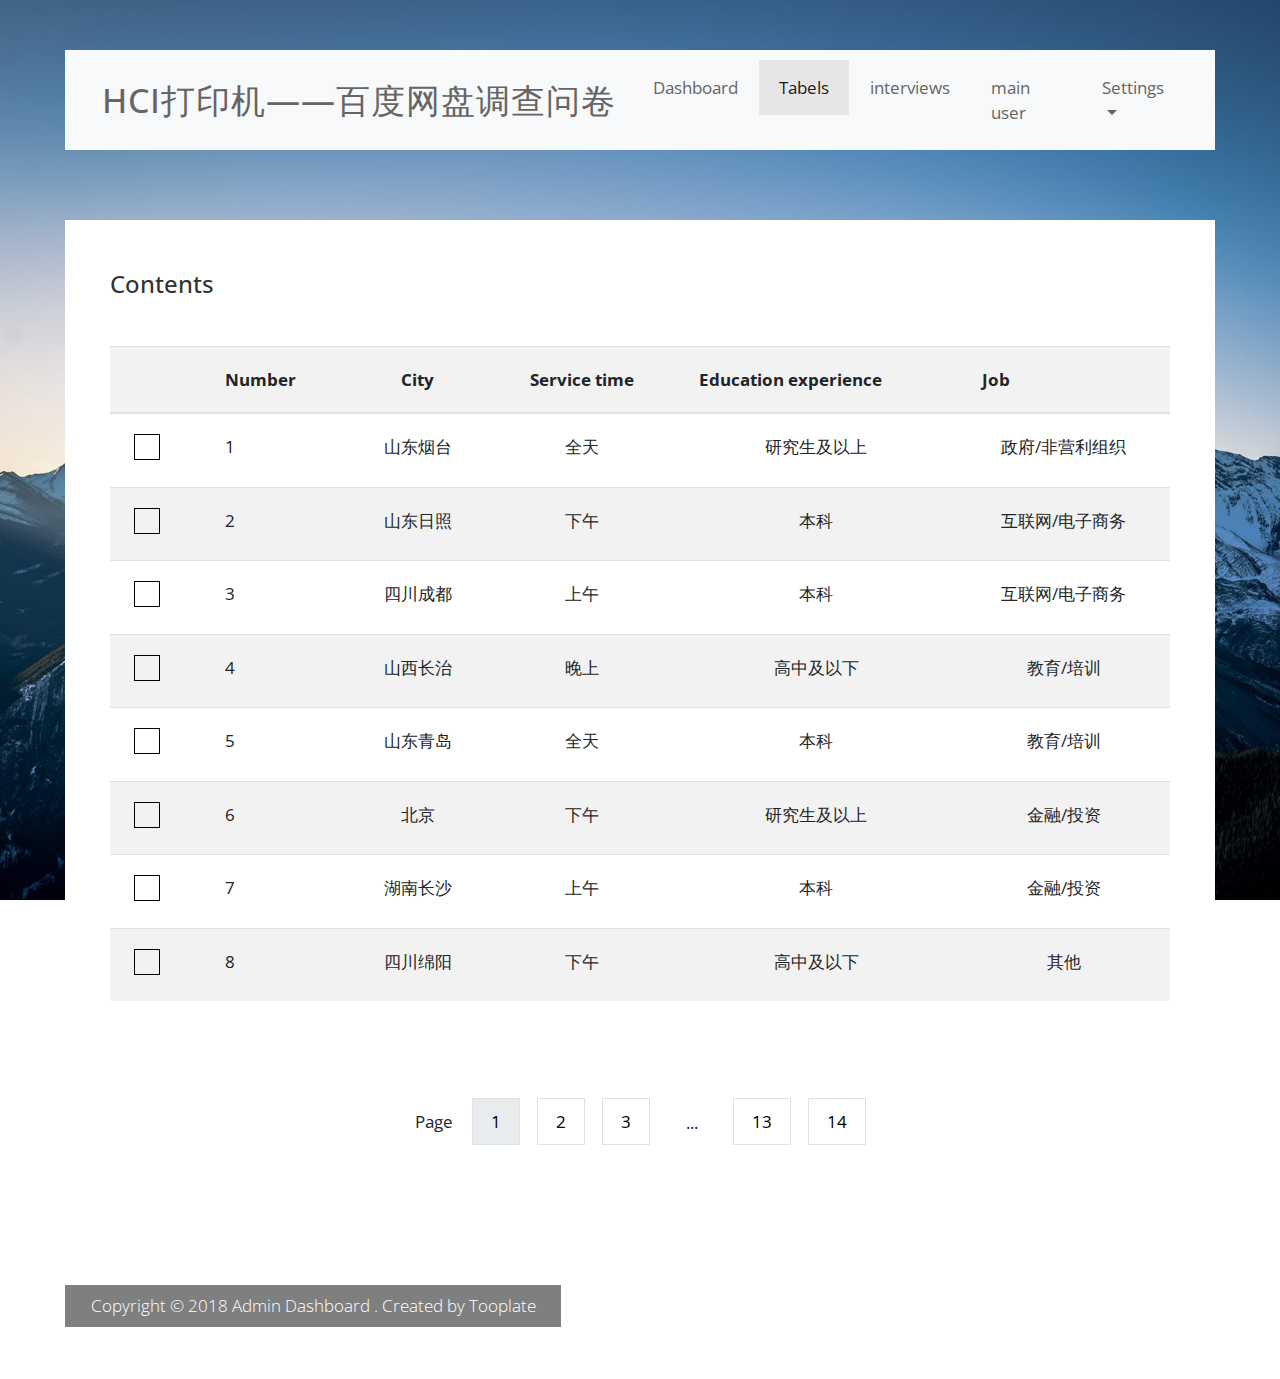
<file: products.html>
<!DOCTYPE html>
<html lang="en">

<head>
    <meta charset="UTF-8">
    <meta name="viewport" content="width=device-width, initial-scale=1.0">
    <meta http-equiv="X-UA-Compatible" content="ie=edge">
    <title>Products Page - Dashboard Template</title>
    <!--

    Template 2108 Dashboard

	http://www.tooplate.com/view/2108-dashboard

    -->
    <link rel="stylesheet" href="https://fonts.googleapis.com/css?family=Open+Sans:300,400,600">
    <!-- https://fonts.google.com/specimen/Open+Sans -->
    <link rel="stylesheet" href="css/fontawesome.min.css">
    <!-- https://fontawesome.com/ -->
    <link rel="stylesheet" href="css/bootstrap.min.css">
    <!-- https://getbootstrap.com/ -->
    <link rel="stylesheet" href="css/tooplate.css">
</head>

<body id="reportsPage" class="bg02">
    <div class="" id="home">
        <div class="container">
            <div class="row">
                <div class="col-12">
                    <nav class="navbar navbar-expand-xl navbar-light bg-light">
                        <a class="navbar-brand" href="index.html">
                            <h1 class="tm-site-title mb-0">HCI打印机——百度网盘调查问卷</h1>
                        </a>
                        <button class="navbar-toggler ml-auto mr-0" type="button" data-toggle="collapse" data-target="#navbarSupportedContent" aria-controls="navbarSupportedContent"
                            aria-expanded="false" aria-label="Toggle navigation">
                            <span class="navbar-toggler-icon"></span>
                        </button>

                        <div class="collapse navbar-collapse" id="navbarSupportedContent">
                            <ul class="navbar-nav mx-auto">
                                <li class="nav-item">
                                    <a class="nav-link" href="index.html">Dashboard
                                        <span class="sr-only">(current)</span>
                                    </a>
                                </li>
                                <li class="nav-item active">
                                    <a class="nav-link" href="products.html">Tabels</a>
                                </li>
                                <li class="nav-item">
                                    <a class="nav-link" href="interview.html">interviews</a>
                                </li>
                                <li class="nav-item">
                                    <a class="nav-link" href="main_user.html">main user</a>
                                </li>
                                <li class="nav-item dropdown">
                                    <a class="nav-link dropdown-toggle" href="#" id="navbarDropdown" role="button" data-toggle="dropdown" aria-haspopup="true"
                                        aria-expanded="false">
                                        Settings
                                    </a>
                                    <div class="dropdown-menu" aria-labelledby="navbarDropdown">
                                        <a class="dropdown-item" href="#">Profile</a>
                                        <a class="dropdown-item" href="#">Billing</a>
                                        <a class="dropdown-item" href="#">Customize</a>
                                    </div>
                                </li>
                            </ul>
                        </div>
                    </nav>
                </div>
            </div>
            <!-- row -->
            <div class="row tm-content-row tm-mt-big">
                <div class="col-xl-15 col-lg-12 tm-md-12 tm-sm-12 tm-col">
                    <div class="bg-white tm-block h-100">
                        <div class="row">
                            <div class="col-md-8 col-sm-12">
                                <h2 class="tm-block-title d-inline-block">Contents</h2>
                            </div>
                        </div>
                        <div class="table-responsive">
                            <table class="table table-hover table-striped tm-table-striped-even mt-3">
                                <thead>
                                    <tr class="tm-bg-gray">
                                        <th scope="col">&nbsp;</th>
                                        <th scope="col">Number</th>
                                        <th scope="col" class="text-center">City</th>
                                        <th scope="col" class="text-center">Service time</th>
                                        <th scope="col">Education experience</th>
                                        <!-- <th scope="col">Job</th> -->
                                        <th scope="col">Job</th>
                                    </tr>
                                </thead>
                                <tbody>
                                    <tr>
                                        <th scope="row">
                                            <input type="checkbox" aria-label="Checkbox">
                                        </th>
                                        <td>1</td>
                                        <td class="text-center">山东烟台</td>
                                        <td class="text-center">全天</td>
                                        <td class="text-center">研究生及以上</td>
                                        <td class="text-center">政府/非营利组织</td>
                                    </tr>
                                    <tr>
                                        <th scope="row">
                                            <input type="checkbox" aria-label="Checkbox">
                                        </th>
                                        <td>2</td>
                                        <td class="text-center">山东日照</td>
                                        <td class="text-center">下午</td>
                                        <td class="text-center">本科</td>
                                        <td class="text-center">互联网/电子商务</td>
                                    </tr>
                                    <tr>
                                        <th scope="row">
                                            <input type="checkbox" aria-label="Checkbox">
                                        </th>
                                        <td>3</td>
                                        <td class="text-center">四川成都</td>
                                        <td class="text-center">上午</td>
                                        <td class="text-center">本科</td>
                                        <td class="text-center">互联网/电子商务</td>
                                        
                                    </tr>
                                    <tr>
                                        <th scope="row">
                                            <input type="checkbox" aria-label="Checkbox">
                                        </th>
                                        <td>4</td>
                                        <td class="text-center">山西长治</td>
                                        <td class="text-center">晚上</td>
                                        <td class="text-center">高中及以下</td>
                                        <td class="text-center">教育/培训</td>
                                        
                                    </tr>
                                    <tr>
                                        <th scope="row">
                                            <input type="checkbox" aria-label="Checkbox">
                                        </th>
                                        <td>5</td>
                                        <td class="text-center">山东青岛</td>
                                        <td class="text-center">全天</td>
                                        <td class="text-center">本科</td>
                                        <td class="text-center">教育/培训</td>
                                        
                                    </tr>
                                    <tr>
                                        <th scope="row">
                                            <input type="checkbox" aria-label="Checkbox">
                                        </th>
                                        <td>6</td>
                                        <td class="text-center">北京</td>
                                        <td class="text-center">下午</td>
                                        <td class="text-center">研究生及以上</td>
                                        <td class="text-center">金融/投资</td>
                                        
                                    </tr>
                                    <tr>
                                        <th scope="row">
                                            <input type="checkbox" aria-label="Checkbox">
                                        </th>
                                        <td>7</td>
                                        <td class="text-center">湖南长沙</td>
                                        <td class="text-center">上午</td>
                                        <td class="text-center">本科</td>
                                        <td class="text-center">金融/投资</td>
                                        
                                    </tr>
                                    <tr>
                                        <th scope="row">
                                            <input type="checkbox" aria-label="Checkbox">
                                        </th>
                                        <td>8</td>
                                        <td class="text-center">四川绵阳</td>
                                        <td class="text-center">下午</td>
                                        <td class="text-center">高中及以下</td>
                                        <td class="text-center">其他</td>
                                        
                                    </tr>
                                </tbody>
                            </table>
                        </div>

                        <div class="tm-table-mt tm-table-actions-row">                 
                            <div class="tm-table-actions-col-right">
                                <span class="tm-pagination-label">Page</span>
                                <nav aria-label="Page navigation" class="d-inline-block">
                                    <ul class="pagination tm-pagination">
                                        <li class="page-item active"><a class="page-link" href="#">1</a></li>
                                        <li class="page-item"><a class="page-link" href="#">2</a></li>
                                        <li class="page-item"><a class="page-link" href="#">3</a></li>
                                        <li class="page-item">
                                            <span class="tm-dots d-block">...</span>
                                        </li>
                                        <li class="page-item"><a class="page-link" href="#">13</a></li>
                                        <li class="page-item"><a class="page-link" href="#">14</a></li>
                                    </ul>
                                </nav>
                            </div>
                        </div>
                    </div>
                </div>
            </div>
            <footer class="row tm-mt-small">
                <div class="col-12 font-weight-light">
                    <p class="d-inline-block tm-bg-black text-white py-2 px-4">
                        Copyright &copy; 2018 Admin Dashboard . Created by
                        <a rel="nofollow" href="https://www.tooplate.com" class="text-white tm-footer-link">Tooplate</a>
                    </p>
                </div>
            </footer>
        </div>
    </div>
    <script src="js/jquery-3.3.1.min.js"></script>
    <!-- https://jquery.com/download/ -->
    <script src="js/bootstrap.min.js"></script>
    <!-- https://getbootstrap.com/ -->
    <script>
        $(function () {
            $('.tm-product-name').on('click', function () {
                window.location.href = "edit-product.html";
            });
        })
    </script>
</body>

</html>
</file>
<file: css/tooplate.css>
/*

Template 2108 Dashboard

http://www.tooplate.com/view/2108-dashboard
	

COLOR CODES

  Dark Gray: #656565
  Light Gray: #E6E6E6
  Blue: #0062BB
  
*/

html {
  font-size: 17px;
}

body {
  font-family: "Open Sans", Helvetica, Arial, sans-serif;
  overflow-x: hidden;
}

body {
  background-image: url(../img/dash-bg-01.jpg);
  background-size: cover;
  background-repeat: no-repeat;
  background-position: center;
  background-attachment: fixed;
  padding-left: 50px;
  padding-right: 50px;
}

.bg02 {
	background-image: url(../img/dash-bg-02.jpg);
}

.bg03 {
	background-image: url(../img/dash-bg-03.jpg);
}

a {
  transition: all 0.3s ease;
}
a:hover,
a:focus {
  text-decoration: none;
}

.navbar-brand {
  display: flex;
  align-items: center;
}

.tm-site-icon {
  color: #656565;
}

.tm-site-title {
  display: inline-block;
  text-transform: uppercase;
  font-size: 2rem;
  margin-left: 1rem;
  color: #656565;
  letter-spacing: 1px;
}

.navbar {
  height: 100px;
  padding-left: 20px;
  padding-right: 20px;
  margin-top: 50px;
}

.tm-logout-icon {
  font-size: 1.5em;
}

.tm-bg-black {
  background-color: rgba(0, 0, 0, 0.5);
}

.tm-mt-big {
  margin-top: 70px;
}

.tm-mt-small {
  margin-top: 20px;
}

.tm-block {
  padding: 50px 45px;
}

.tm-block-title {
  font-size: 1.4rem;
  color: #333;
  margin-bottom: 30px;
}

.navbar-light .navbar-nav .nav-link {
  color: #656565;
}

.navbar-light .navbar-nav .nav-link,
.dropdown-item {
  padding: 15px 20px;
}

.navbar-light .navbar-nav .active > .nav-link,
.navbar-light .navbar-nav .nav-link.active,
.navbar-light .navbar-nav .nav-link.show,
.navbar-light .navbar-nav .show > .nav-link,
.navbar-light .navbar-nav a:hover {
  background-color: #e6e6e6;
}

.nav-item {
  margin-right: 30px;
}

.nav-item:last-child {
  margin-right: 0;
}

.tm-content-row {
  justify-content: space-between;
  margin-left: -20px;
  margin-right: -20px; /* To offset col padding */
}

.tm-col {
  padding-left: 20px;
  padding-right: 20px;
  margin-bottom: 50px;
}

.tm-col-big {
  width: 60%;
}

.tm-col-small {
  width: 33%;
}

.tm-link-black {
  color: black;
}

.tm-link-black:hover,
.tm-link-black:focus {
  color: #0266c4;
}

ol {
  margin-bottom: 0;
}

.tm-list-group {
  counter-reset: myOrderedListItemsCounter;
  padding-left: 0;
}

.tm-list-group > li {
  list-style-type: none;
  position: relative;
  cursor: pointer;
  transition: all 0.3s ease;
  padding: 8px;
}

.tm-list-group-pad-big > li {
  padding: 20px;
}

.tm-list-group > li:hover {
  color: #0266c4;
}

.tm-list-group-alternate-color > li:nth-child(odd) {
  background-color: #e6e6e6;
}

.tm-list-group > li:before {
  counter-increment: myOrderedListItemsCounter;
  content: counter(myOrderedListItemsCounter) ".";
  margin-right: 0.5em;
}

.tm-list {
  padding-left: 30px;
}

.tm-list > li {
  margin-bottom: 20px;
}

.form-control {
  margin-bottom: 23px;
  padding: 19px 18px;
  border-radius: 0;
  height: 50px;
}

label {
  margin-bottom: 18px;
}

.btn {
  border-radius: 0;
  padding: 13px 28px;
  transition: all 0.2s ease;
  max-width: 100%;
}

.btn-small {
  padding: 10px 24px;
}

.btn-primary {
  background-color: transparent;
  color: black;
  border-color: #999999;
}

.btn-primary:hover,
.btn-primary:active,
.btn-primary:not(:disabled):not(.disabled).active,
.btn-primary:not(:disabled):not(.disabled):active,
.show > .btn-primary.dropdown-toggle {
  color: black;
  background-color: #cdd4da;
  border-color: #999999;
}

.btn-danger {
  color: #9f1321;
  background-color: transparent;
  border-color: #9f1321;
}

.btn-danger:hover {
  color: #9f1321;
  background-color: rgba(159, 19, 32, 0.27);
  border-color: #9f1321;
}

.custom-file-input {
  cursor: pointer;
}

.custom-file-label {
  border-radius: 0;
}

.tm-btn-right {
  text-align: right;
}

.table td,
.table th {
  padding: 20px 24px;
}

.table-hover tbody tr:hover {
  background-color: white;
  color: #3aabd0;
}

.tm-bg-gray {
  background-color: rgba(0, 0, 0, 0.05);
}

.tm-table-striped-even.table-striped tbody tr:nth-of-type(even) {
  background-color: rgba(0, 0, 0, 0.05);
}

.tm-table-striped-even.table-striped tbody tr:nth-of-type(odd) {
  background-color: white;
}

.tm-table-mt {
  margin-top: 80px;
}

.page-item:first-child .page-link {
  border-top-left-radius: 0;
  border-bottom-left-radius: 0;
}

.page-item:last-child .page-link {
  border-top-right-radius: 0;
  border-bottom-right-radius: 0;
}

.page-link,
.tm-dots {
  padding: 12px 18px;
}

.page-link,
.page-link:hover {
  color: black;
}

.page-item {
  margin-right: 18px;
}

.page-item:last-child {
  margin-right: 0;
}

.page-item.active .page-link {
  background-color: #e9ecef;
  border-color: #dee2e6;
  color: black;
}

.tm-pagination {
  justify-content: flex-end;
}

.tm-pagination-label {
  padding-bottom: 15px;
  padding-right: 15px;
  display: inline-block;
}

.tm-table-actions-row {
  display: flex;
  justify-content: space-between;
}

.tm-table-actions-col-right {
  text-align: center;
  justify-content: center;
}

input[type="checkbox"] {
  cursor: pointer;
  -webkit-appearance: none;
  appearance: none;
  border: 1px solid black;
  box-sizing: border-box;
  position: relative;
  box-sizing: content-box;
  width: 24px;
  height: 24px;
  transition: all 0.1s linear;
}
input[type="checkbox"]:checked {
  background-color: #9f1321;
}
input[type="checkbox"]:focus {
  outline: 0 none;
  box-shadow: none;
}

.tm-trash-icon {
  color: #6e6c6c;
  cursor: pointer;
}

.tm-trash-icon:hover {
  color: #9f1321;
}

.tm-trash-icon-cell {
  width: 15px;
}

footer {
  margin-bottom: 35px;
}

.custom-select {
  height: 50px;
  border-radius: 0;
}

.tm-product-img-dummy {
  max-width: 100%;
  width: 240px;
  height: 240px;
  border: 1px solid #cccccc;
  display: flex;
  align-items: center;
  justify-content: center;
  color: #c8c8c8;
}

.tm-login-col {
  max-width: 600px;
}

@media (min-width: 992px) {
  .navbar-expand-lg .navbar-nav .nav-link {
    padding: 15px 20px;
  }
}

@media (min-width: 1200px) {
  .container {
    max-width: 1630px;
  }
}

@media (max-width: 1275px) and (min-width: 1200px) {
  .nav-item {
    margin-right: 15px;
  }
}

@media (max-width: 1350px) and (min-width: 1200px) {
  .tm-table-actions-row {
    display: block;
  }
  .tm-table-actions-col-right {
    margin-top: 30px;
  }
}

@media (max-width: 1350px) {
  .nav-item {
    margin-right: 1px;
  }
}

@media (max-width: 1199px) {
  .tm-col-big,
  .tm-col-small {
    width: 49.65%;
  }

  .navbar-collapse {
    background: white;
    padding: 15px;
    box-shadow: rgba(108, 117, 125, 0.27) 0px 1px 1px 0px;
    position: absolute;
    top: 77px;
    right: 20px;
    width: 245px;
    z-index: 1000;
  }

  .navbar-nav .nav-link {
    padding-right: 15px;
    padding-left: 15px;
  }

  .nav-item {
    margin-right: 0;
  }
}

@media (max-width: 991px) {
  .tm-col-big,
  .tm-col-small {
    width: 100%;
    min-height: 383px;
    height: auto;
  }
  .tm-block {
    padding: 30px;
  }

  .tm-table-actions-row {
    display: block;
  }

  .tm-table-actions-col-right {
    text-align: center;
    justify-content: center;
    margin-top: 30px;
  }

  .tm-edit-product-row {
    flex-direction: column-reverse;
  }
}

@media (max-width: 633px) {
  .pagination {
    flex-wrap: wrap;
  }

  .tm-pagination {
    justify-content: flex-start;
  }

  .tm-pagination-label {
    display: inline-block;
    margin-right: 0;
  }

  .page-item {
    margin-top: 10px;
  }
}

@media (max-width: 574px) {
  .navbar-collapse {
    top: 70px;
  }

  .tm-btn-right {
    text-align: left;
    margin-top: 20px;
  }

  .navbar {
    margin-top: 30px;
    height: auto;
  }

  body {
    padding-left: 15px;
    padding-right: 15px;
  }

  .tm-site-title {
    font-size: 1.4rem;
    margin-left: 7px;
  }

  .tm-site-icon {
    font-size: 2em;
  }
}

@media (max-width: 800px) {
  .tm-mt-big {
    margin-top: 80px;
  }
}

@media (max-width: 424px) {
  .navbar-collapse {
    top: 107px;
  }
}
</file>
